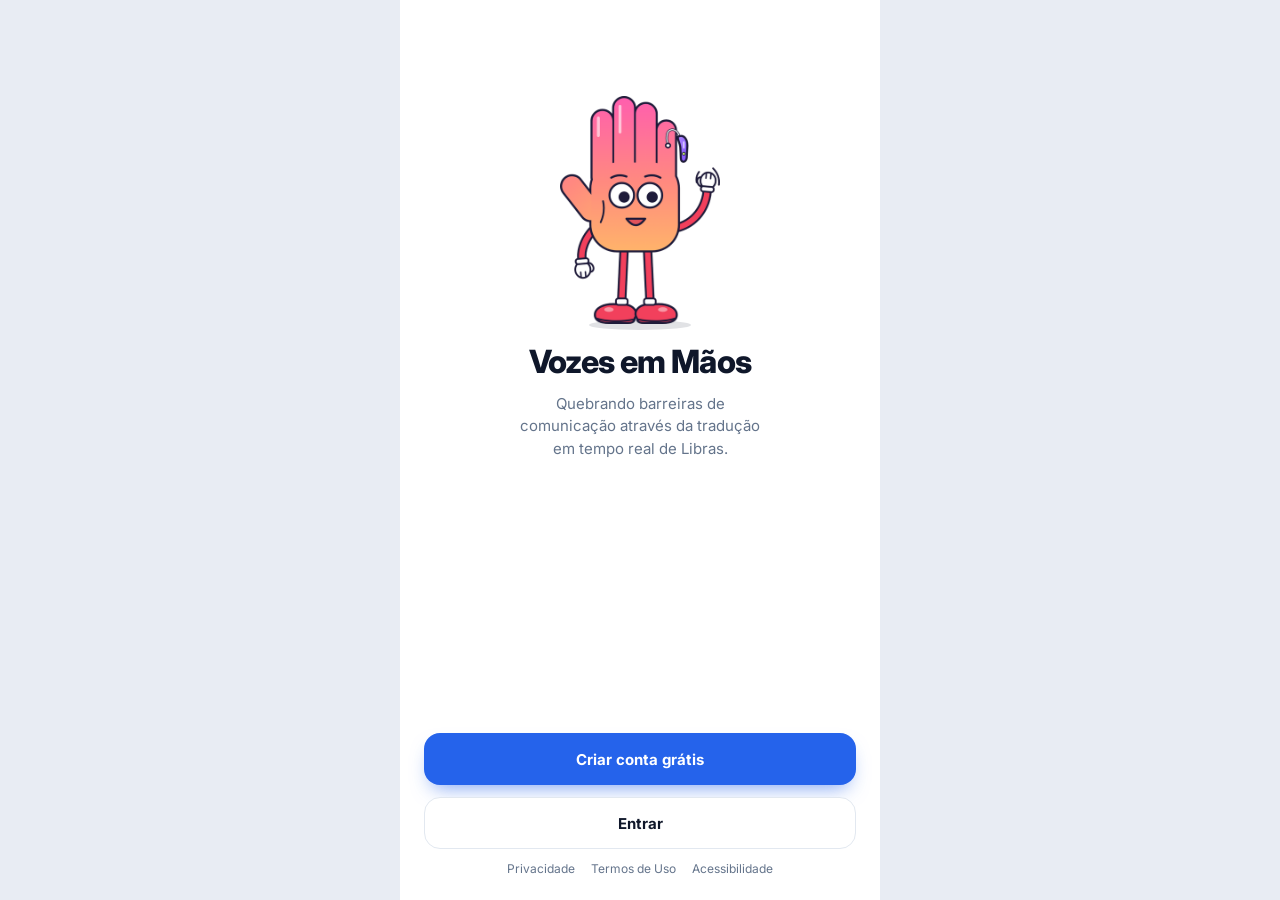
<file: frontend/index.html>
<!DOCTYPE html>
<html lang="pt-BR"><head><meta charset="utf-8"><meta name="viewport" content="width=device-width,initial-scale=1,viewport-fit=cover"><meta name="theme-color" content="#2563eb"><link rel="manifest" href="manifest.json"><meta name="mobile-web-app-capable" content="yes"><meta name="apple-mobile-web-app-capable" content="yes"><meta name="apple-mobile-web-app-title" content="Vozes em Mãos"><title>Vozes em Mãos — Boas-vindas</title><link rel="icon" type="image/png" href="img/icone-192.png"><link rel="apple-touch-icon" href="img/icone-apple.png">
<link rel="preconnect" href="https://fonts.googleapis.com"><link href="https://fonts.googleapis.com/css2?family=Inter:wght@400;500;600;700;800&display=swap" rel="stylesheet"><link rel="stylesheet" href="css/style.css"></head>
<body data-page="index">
<main class="app main welcome">
<div class="hero"><div class="mascote"><img src="img/mascote.png" width="360" height="512" alt="Mascote do Vozes em Mãos: uma mão sorridente, com aparelho auditivo, acenando"></div><h1>Vozes em Mãos</h1><p>Quebrando barreiras de comunicação através da tradução em tempo real de Libras.</p></div>
<div class="stack">
<a class="btn pri" href="login.html#criar">Criar conta grátis</a>
<a class="btn out" href="login.html">Entrar</a>
<nav class="foot"><a href="#" data-toast="Em breve">Privacidade</a><a href="#" data-toast="Em breve">Termos de Uso</a><a href="#" data-toast="Em breve">Acessibilidade</a></nav></div>
</main><div id="toast" role="status"></div><script src="js/dom.js"></script><script src="js/icons.js"></script><script src="js/storage.js"></script><script src="js/preferencias.js"></script><script src="js/api.js"></script><script src="js/session.js"></script><script src="js/history.js"></script><script src="js/nav.js"></script><script src="js/pages.js"></script><script src="js/app.js"></script></body></html>
</file>
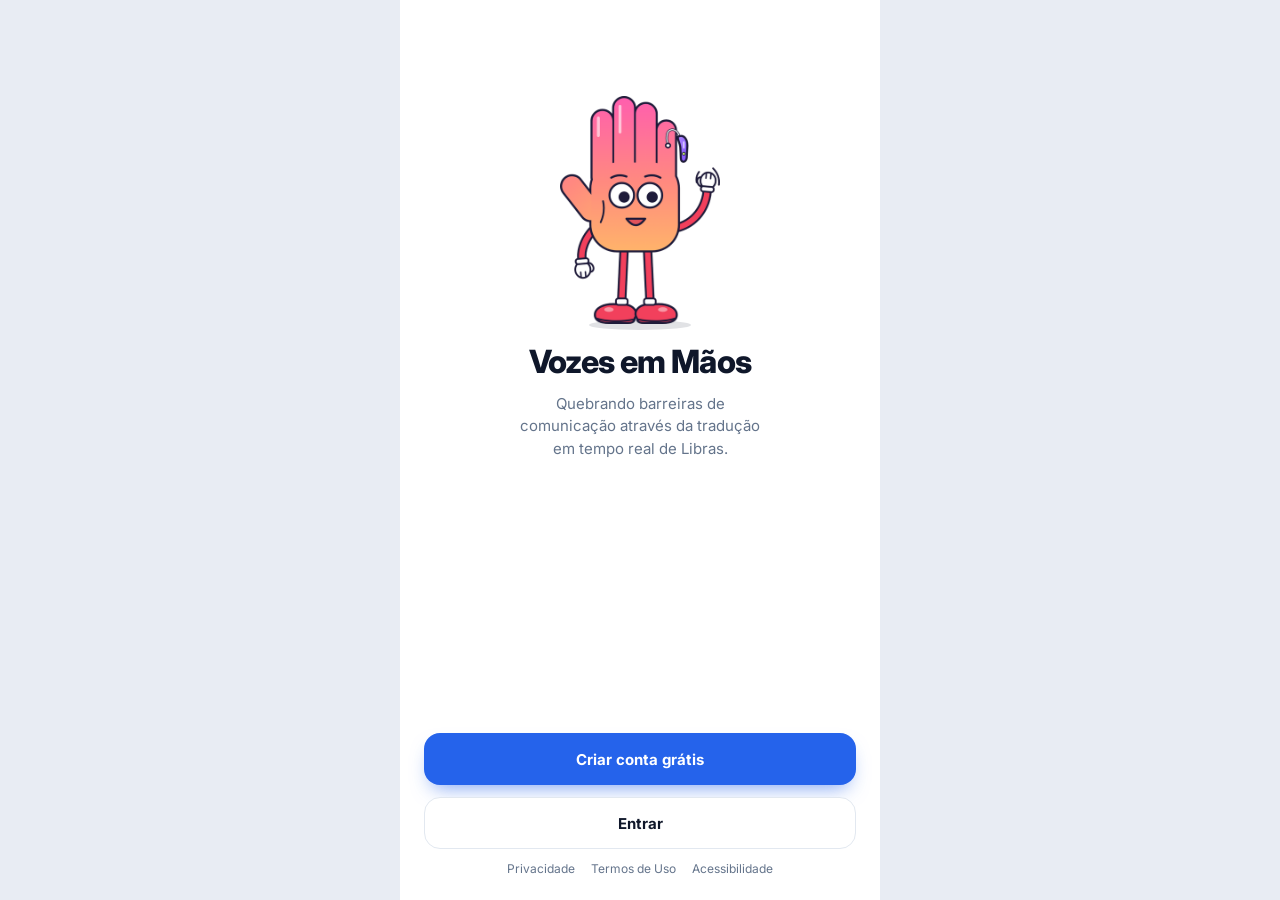
<file: frontend/comunidade.html>
<!DOCTYPE html>
<html lang="pt-BR"><head><meta charset="utf-8"><meta name="viewport" content="width=device-width,initial-scale=1,viewport-fit=cover"><meta name="theme-color" content="#2563eb"><link rel="manifest" href="manifest.json"><meta name="mobile-web-app-capable" content="yes"><meta name="apple-mobile-web-app-capable" content="yes"><meta name="apple-mobile-web-app-title" content="Vozes em Mãos"><title>Vozes em Mãos — Comunidade</title><link rel="icon" type="image/png" href="img/icone-192.png"><link rel="apple-touch-icon" href="img/icone-apple.png">
<link rel="preconnect" href="https://fonts.googleapis.com"><link href="https://fonts.googleapis.com/css2?family=Inter:wght@400;500;600;700;800&display=swap" rel="stylesheet"><link rel="stylesheet" href="css/style.css"><link rel="stylesheet" href="css/perfil.css"><link rel="stylesheet" href="css/comunidade.css"></head>
<body data-page="comunidade" data-auth>
<div class="app">

  <!-- ============ Lista / explorar ============ -->
  <main class="main" id="vLista">
    <div class="hd"><h2>Comunidades</h2><button type="button" class="cm-criar" id="btnNova"><i data-i="plus"></i>Criar</button></div>
    <label class="search"><i data-i="search"></i><input id="q" type="search" placeholder="Buscar comunidades..." aria-label="Buscar comunidades"></label>
    <div class="pills" id="pills">
      <button class="pill on" data-f="">Todas</button>
      <button class="pill" data-f="minhas">Minhas</button>
      <button class="pill" data-f="estudos">Estudos</button>
      <button class="pill" data-f="saude">Saúde</button>
      <button class="pill" data-f="trabalho">Trabalho</button>
      <button class="pill" data-f="cultura">Cultura</button>
      <button class="pill" data-f="familia">Família</button>
    </div>
    <div class="cm-lista" id="lista" aria-live="polite"></div>
  </main>

  <!-- ============ Detalhe de uma comunidade ============ -->
  <div class="cm-det" id="vDet" hidden>
    <header class="cm-hero" id="detHero">
      <button type="button" class="pf-round" id="detVoltar" aria-label="Voltar"><i data-i="back"></i></button>
    </header>
    <div class="cm-det-body">
      <section class="cm-info">
        <span class="cm-info-ic pf-com-ic" id="detIc"></span>
        <h2 id="detNome"></h2>
        <p class="cm-meta" id="detMeta"></p>
        <p class="cm-desc" id="detDesc"></p>
        <button type="button" class="pf-btn cm-entrar-grande" id="detEntrar"></button>
      </section>

      <div class="sec"><span>MURAL</span><span class="cm-sec-info" id="detQtd"></span></div>

      <form class="cm-composer" id="composer" hidden>
        <span class="ava cm-ava" data-ini></span>
        <div class="cm-composer-campo">
          <textarea id="inPost" rows="2" maxlength="1000" placeholder="Compartilhe uma dúvida, dica ou sinal..." aria-label="Escrever publicação"></textarea>
          <div class="cm-composer-pe"><small id="postCount">0/1000</small><button type="submit" class="pf-btn" id="btnPublicar" disabled>Publicar</button></div>
        </div>
      </form>
      <div class="cm-convite" id="convite" hidden>
        <b>Participe para publicar</b>
        <small>Entre na comunidade para escrever no mural e conversar com as pessoas.</small>
      </div>

      <div class="cm-posts" id="posts" aria-live="polite"></div>
    </div>
  </div>

  <nav class="tabs" id="nav"></nav>
</div>

<!-- ============ Criar comunidade ============ -->
<div class="pf-sheet" id="sheetNova" hidden>
  <div class="pf-backdrop" data-fechar></div>
  <form class="pf-panel" id="formNova" novalidate role="dialog" aria-modal="true" aria-labelledby="tNova">
    <div class="pf-grab"></div>
    <div class="pf-panel-head">
      <button type="button" class="pf-txtbtn" data-fechar>Cancelar</button>
      <h3 id="tNova" tabindex="-1">Nova comunidade</h3>
      <button type="submit" class="pf-txtbtn pf-strong" id="btnCriar">Criar</button>
    </div>

    <div class="cm-preview">
      <span class="pf-com-ic" id="prevIc"></span>
      <div><strong id="prevNome">Nome da comunidade</strong><small id="prevCat">Geral</small></div>
    </div>

    <label class="pf-field"><span>Nome</span><input id="inNomeCom" maxlength="60" required placeholder="Ex.: Libras para Enfermagem"><em class="pf-err" id="errNomeCom"></em></label>
    <label class="pf-field"><span>Descrição <small id="descCount">0/280</small></span><textarea id="inDescCom" rows="3" maxlength="280" placeholder="Sobre o que é o grupo?"></textarea></label>
    <label class="pf-field"><span>Categoria</span>
      <select id="inCatCom" class="cm-select">
        <option value="estudos">Estudos</option><option value="saude">Saúde</option><option value="trabalho">Trabalho</option>
        <option value="cultura">Cultura</option><option value="familia">Família</option><option value="geral" selected>Geral</option>
      </select>
    </label>
    <p class="pf-rotulo" id="lblIcone">Ícone</p>
    <div class="cm-escolha" id="escIcone" role="radiogroup" aria-labelledby="lblIcone"></div>
    <p class="pf-rotulo" id="lblCor">Cor</p>
    <div class="cm-escolha" id="escCor" role="radiogroup" aria-labelledby="lblCor"></div>
  </form>
</div>

<div id="toast" role="status"></div>
<script src="js/dom.js"></script><script src="js/icons.js"></script><script src="js/storage.js"></script><script src="js/preferencias.js"></script><script src="js/api.js"></script><script src="js/session.js"></script><script src="js/history.js"></script><script src="js/nav.js"></script><script src="js/comunidades.js"></script><script src="js/comunidade.js"></script><script src="js/pages.js"></script><script src="js/app.js"></script>
</body></html>
</file>
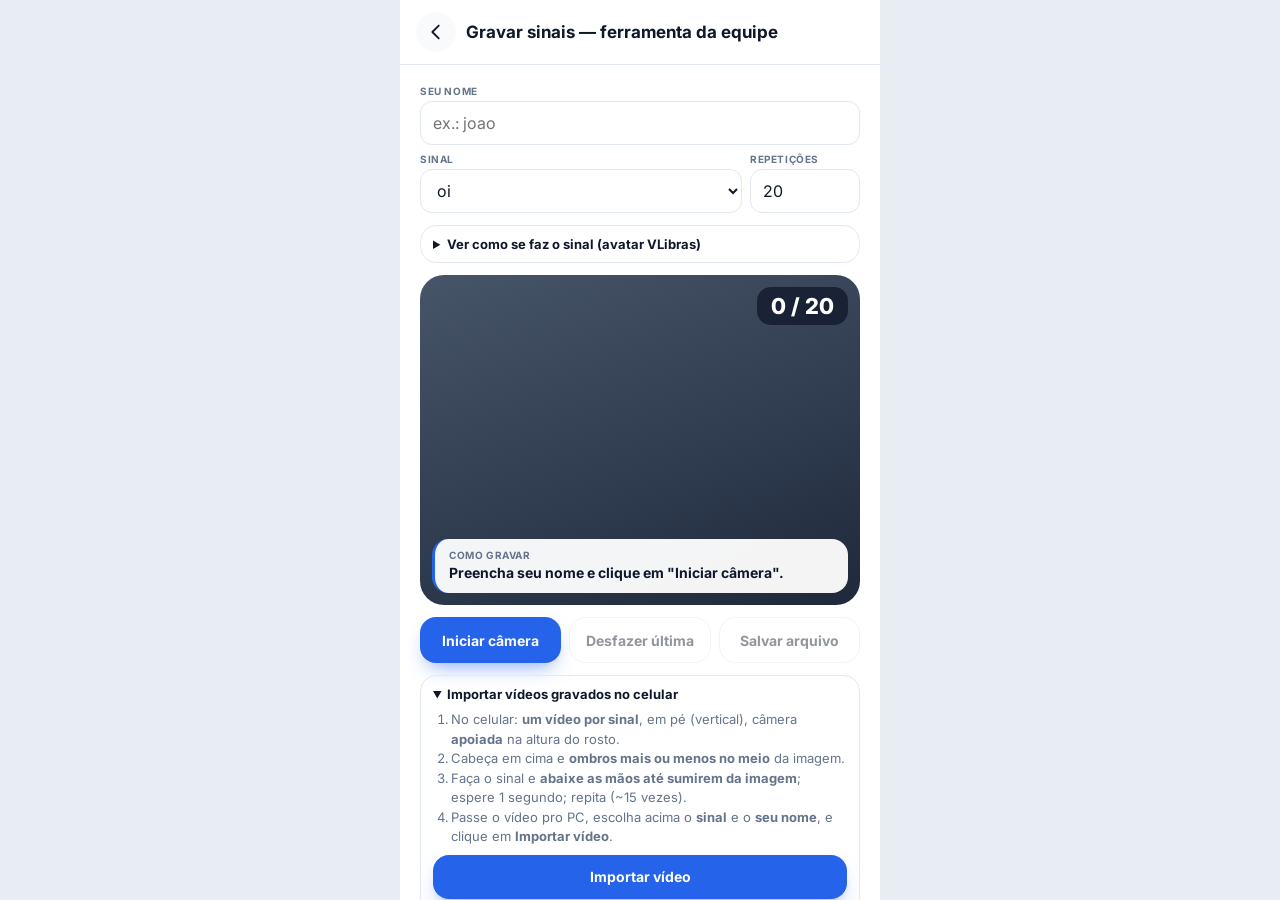
<file: frontend/gravar.html>
<!DOCTYPE html>
<!-- FERRAMENTA INTERNA da equipe: grava os dados de treino do reconhecimento.
     Não tem link no app de propósito — o usuário final usa o modelo já treinado.
     Acesse direto pelo endereço: .../frontend/gravar.html  (ver tools/README.md) -->
<html lang="pt-BR"><head><meta name="robots" content="noindex"><meta charset="utf-8"><meta name="viewport" content="width=device-width,initial-scale=1,viewport-fit=cover"><meta name="theme-color" content="#2563eb"><link rel="manifest" href="manifest.json"><meta name="mobile-web-app-capable" content="yes"><meta name="apple-mobile-web-app-capable" content="yes"><meta name="apple-mobile-web-app-title" content="Vozes em Mãos"><title>Vozes em Mãos — Gravar sinais (equipe)</title><link rel="icon" type="image/png" href="img/icone-192.png"><link rel="apple-touch-icon" href="img/icone-apple.png">
<link rel="preconnect" href="https://fonts.googleapis.com"><link href="https://fonts.googleapis.com/css2?family=Inter:wght@400;500;600;700;800&display=swap" rel="stylesheet"><link rel="stylesheet" href="css/style.css"></head>
<body data-page="gravar">
<div class="app" id="app"><header class="top"><a class="back" href="tradutor.html" aria-label="Voltar"><i data-i="back"></i></a><b>Gravar sinais — ferramenta da equipe</b></header>
<main class="main rec">
  <div class="rec-form">
    <label class="rec-field"><small>SEU NOME</small><input id="signer" placeholder="ex.: joao" autocomplete="off"></label>
    <label class="rec-field"><small>SINAL</small><select id="sign"></select></label>
    <label class="rec-field rec-reps"><small>REPETIÇÕES</small><input id="reps" type="number" min="5" max="60"></label>
  </div>

  <details class="rec-ref" id="refBox">
    <summary>Ver como se faz o sinal (avatar VLibras)</summary>
    <div class="rec-ref-stage" id="refStage"></div>
    <button type="button" class="btn out" id="refPlay">Mostrar o sinal</button>
    <p class="sm mute">Referência do VLibras, pra todo mundo gravar o mesmo sinal do mesmo jeito. Em caso de dúvida, confirmem com alguém fluente em Libras.</p>
  </details>

  <section class="card rec-cam">
    <video id="video" autoplay playsinline muted></video><canvas id="handOverlay" class="hand-overlay" hidden></canvas>
    <div class="rec-count" id="count">0 / 20</div><div class="rec-framing" id="framing" hidden></div>
    <div class="trans"><small>COMO GRAVAR</small><span id="status">Preencha seu nome e clique em "Iniciar câmera".</span></div>
  </section>

  <div class="rec-actions">
    <button type="button" class="btn pri" id="startCam">Iniciar câmera</button>
    <button type="button" class="btn out" id="undo" disabled>Desfazer última</button>
    <button type="button" class="btn out" id="save" disabled>Salvar arquivo</button>
  </div>

  <details class="rec-import" id="importBox" open>
    <summary>Importar vídeos gravados no celular</summary>
    <ol>
      <li>No celular: <b>um vídeo por sinal</b>, em pé (vertical), câmera <b>apoiada</b> na altura do rosto.</li>
      <li>Cabeça em cima e <b>ombros mais ou menos no meio</b> da imagem.</li>
      <li>Faça o sinal e <b>abaixe as mãos até sumirem da imagem</b>; espere 1 segundo; repita (~15 vezes).</li>
      <li>Passe o vídeo pro PC, escolha acima o <b>sinal</b> e o <b>seu nome</b>, e clique em <b>Importar vídeo</b>.</li>
    </ol>
    <label class="btn pri rec-file">Importar vídeo
      <input type="file" id="videoFiles" accept="video/*" multiple hidden></label>
    <p class="sm mute" id="importStatus">O vídeo passa pelo mesmo detector do app: as repetições são recortadas e conferidas sozinhas. Deixe esta aba aberta e visível enquanto processa.</p>
  </details>

  <details class="rec-help" open><summary>Dicas pra uma boa gravação</summary>
    <ul>
      <li>Cabeça, <b>ombros</b> e mãos precisam aparecer. Sente um pouco longe da câmera.</li>
      <li>Faça o sinal e depois <b>abaixe as mãos até sumirem da câmera</b>. Cada vez que elas somem, conta uma amostra.</li>
      <li>Varie um pouco: velocidade, distância, posição no quadro. Isso deixa o modelo mais esperto.</li>
      <li>Errou? Clique em "Desfazer última".</li>
      <li>Ao chegar no total, o arquivo é salvo sozinho em Downloads. Mande os arquivos pro João.</li>
    </ul>
  </details>
  <p class="sm mute" id="sessionSummary"></p>
</main></div>
<div id="toast" role="status"></div>
<script src="js/dom.js"></script><script src="js/icons.js"></script><script src="js/storage.js"></script><script src="js/preferencias.js"></script><script src="js/api.js"></script><script src="js/session.js"></script><script src="js/history.js"></script><script src="js/nav.js"></script><script src="js/sign-dictionary.js"></script><script src="js/recognizer.js"></script><script src="js/hand-tracking.js"></script><script src="js/recording-config.js"></script><script src="https://vlibras.gov.br/app/vlibras-plugin.js"></script><script src="js/vlibras.js"></script><script src="js/pages.js"></script><script src="js/gravar.js"></script><script src="js/app.js"></script></body></html>
</file>
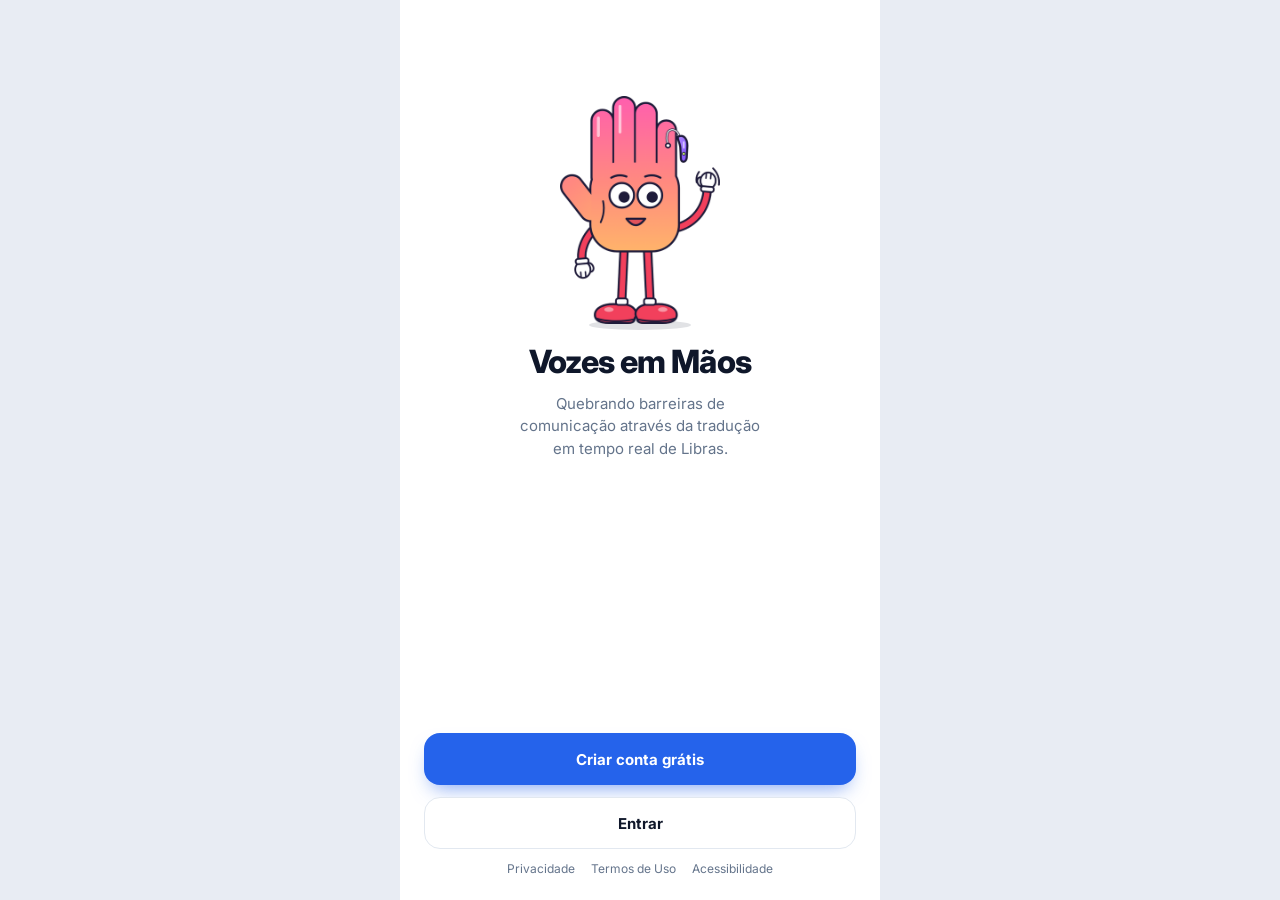
<file: frontend/historico.html>
<!DOCTYPE html>
<html lang="pt-BR"><head><meta charset="utf-8"><meta name="viewport" content="width=device-width,initial-scale=1,viewport-fit=cover"><meta name="theme-color" content="#2563eb"><link rel="manifest" href="manifest.json"><meta name="mobile-web-app-capable" content="yes"><meta name="apple-mobile-web-app-capable" content="yes"><meta name="apple-mobile-web-app-title" content="Vozes em Mãos"><title>Vozes em Mãos — Histórico</title><link rel="icon" type="image/png" href="img/icone-192.png"><link rel="apple-touch-icon" href="img/icone-apple.png">
<link rel="preconnect" href="https://fonts.googleapis.com"><link href="https://fonts.googleapis.com/css2?family=Inter:wght@400;500;600;700;800&display=swap" rel="stylesheet"><link rel="stylesheet" href="css/style.css"></head>
<body data-page="historico" data-auth>
<div class="app"><main class="main"><div class="hd"><h2>Histórico</h2><button id="trash" aria-label="Limpar histórico"><i data-i="trash"></i></button></div>
<label class="search"><i data-i="search"></i><input id="q" type="search" placeholder="Buscar traduções anteriores..."></label>
<div class="pills" id="pills"><button class="pill on" data-f="all">Todas</button><button class="pill" data-f="l">Libras → Texto</button><button class="pill" data-f="t">Texto → Libras</button><button class="pill" data-f="fav">Favoritas</button></div>
<div id="list" style="display:flex;flex-direction:column;gap:10px"></div></main><nav class="tabs" id="nav"></nav></div><div id="toast" role="status"></div><script src="js/dom.js"></script><script src="js/icons.js"></script><script src="js/storage.js"></script><script src="js/preferencias.js"></script><script src="js/api.js"></script><script src="js/session.js"></script><script src="js/history.js"></script><script src="js/nav.js"></script><script src="js/pages.js"></script><script src="js/app.js"></script></body></html>
</file>
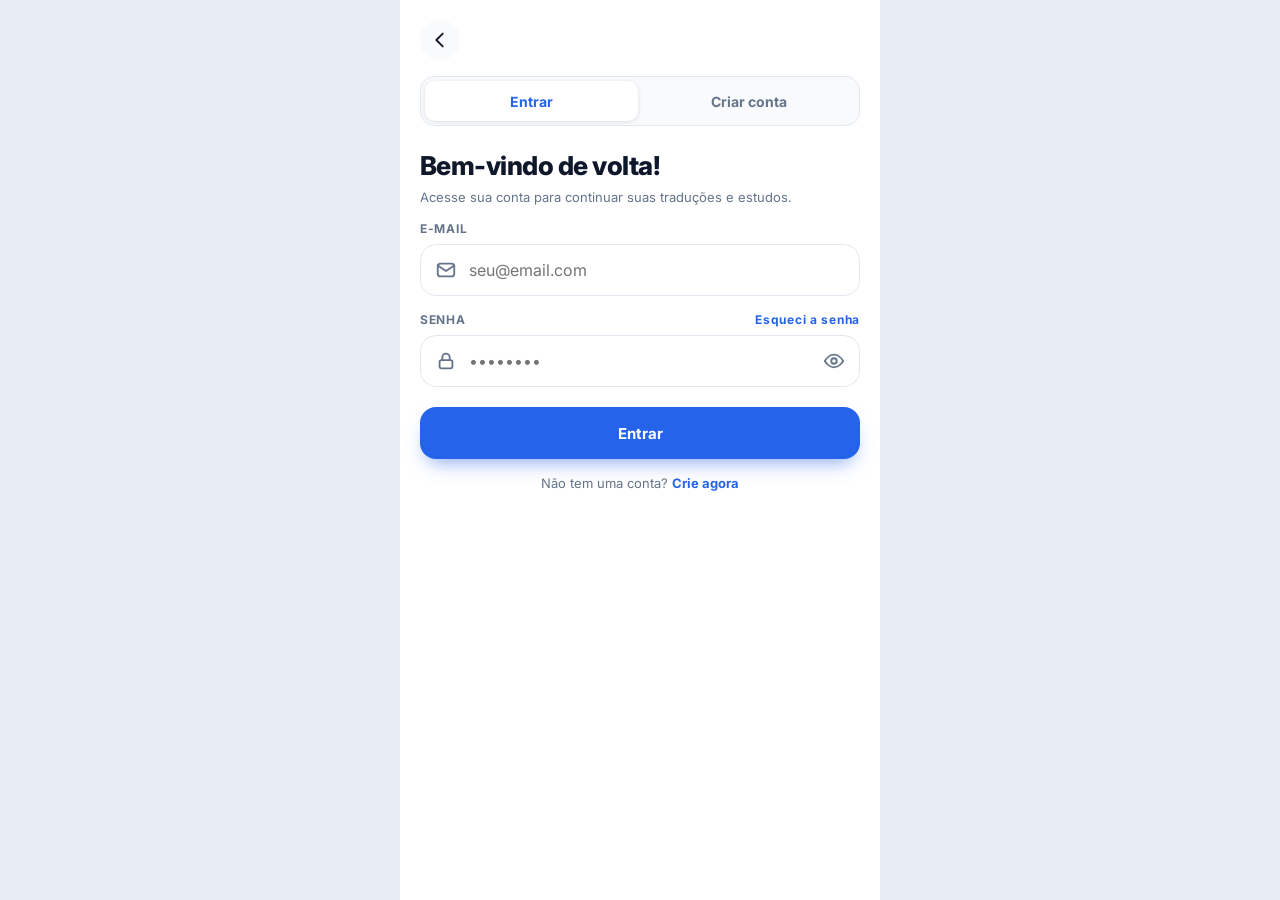
<file: frontend/login.html>
<!DOCTYPE html>
<html lang="pt-BR"><head><meta charset="utf-8"><meta name="viewport" content="width=device-width,initial-scale=1,viewport-fit=cover"><meta name="theme-color" content="#2563eb"><link rel="manifest" href="manifest.json"><meta name="mobile-web-app-capable" content="yes"><meta name="apple-mobile-web-app-capable" content="yes"><meta name="apple-mobile-web-app-title" content="Vozes em Mãos"><title>Vozes em Mãos — Entrar</title><link rel="icon" type="image/png" href="img/icone-192.png"><link rel="apple-touch-icon" href="img/icone-apple.png">
<link rel="preconnect" href="https://fonts.googleapis.com"><link href="https://fonts.googleapis.com/css2?family=Inter:wght@400;500;600;700;800&display=swap" rel="stylesheet"><link rel="stylesheet" href="css/style.css"><link rel="stylesheet" href="css/login.css"></head>
<body data-page="login">
<main class="app main form lg">
  <a class="back" href="index.html" aria-label="Voltar"><i data-i="back"></i></a>

  <div class="lg-abas" role="tablist" aria-label="Entrar ou criar conta">
    <button type="button" role="tab" id="abaEntrar" aria-controls="fEntrar" aria-selected="true">Entrar</button>
    <button type="button" role="tab" id="abaCriar" aria-controls="fCriar" aria-selected="false">Criar conta</button>
  </div>

  <!-- ============ Entrar ============ -->
  <form id="fEntrar" role="tabpanel" aria-labelledby="abaEntrar" novalidate>
    <h2>Bem-vindo de volta!</h2>
    <p class="mute sm">Acesse sua conta para continuar suas traduções e estudos.</p>

    <label class="lbl" for="em">E-MAIL</label>
    <div class="inp"><i data-i="mail"></i><input id="em" name="email" type="email" placeholder="seu@email.com" autocomplete="username" inputmode="email" autocapitalize="off" spellcheck="false" required></div>

    <div class="lbl"><label for="pw">SENHA</label><a class="link" href="#esqueci" id="esqueci" data-ir="esqueci">Esqueci a senha</a></div>
    <div class="inp"><i data-i="lock"></i><input id="pw" name="password" type="password" placeholder="••••••••" autocomplete="current-password" required><button type="button" class="lg-olho" data-olho="pw" aria-label="Mostrar senha"><i data-i="eye"></i></button></div>

    <p class="err" id="errEntrar" role="alert"></p>
    <button class="btn pri" type="submit" id="btnEntrar">Entrar</button>
    <p class="sm mute c lg-troca">Não tem uma conta? <a class="link" href="#criar" data-ir="criar">Crie agora</a></p>
  </form>

  <!-- ============ Esqueci a senha ============ -->
  <form id="fEsqueci" aria-labelledby="tEsqueci" novalidate hidden>
    <h2 id="tEsqueci">Esqueceu a senha?</h2>
    <p class="mute sm">Digite o e-mail da sua conta. Vamos enviar um link para você criar uma senha nova.</p>

    <label class="lbl" for="eEm">E-MAIL</label>
    <div class="inp"><i data-i="mail"></i><input id="eEm" name="email" type="email" placeholder="seu@email.com" autocomplete="username" inputmode="email" autocapitalize="off" spellcheck="false" required></div>

    <p class="err" id="errEsqueci" role="alert"></p>
    <p class="lg-ok" id="okEsqueci" role="status" hidden></p>
    <button class="btn pri" type="submit" id="btnEsqueci">Enviar link</button>
    <p class="sm mute c lg-troca">Lembrou a senha? <a class="link" href="#entrar" data-ir="entrar">Voltar para Entrar</a></p>
  </form>

  <!-- ============ Criar conta ============ -->
  <form id="fCriar" role="tabpanel" aria-labelledby="abaCriar" novalidate hidden>
    <h2>Crie sua conta</h2>
    <p class="mute sm">Leva menos de um minuto. Seu histórico, comunidades e foto ficam salvos na conta.</p>

    <label class="lbl" for="cNome">NOME</label>
    <div class="inp"><i data-i="user"></i><input id="cNome" type="text" placeholder="Como você quer ser chamado" autocomplete="name" maxlength="60" required></div>

    <label class="lbl" for="cEm">E-MAIL</label>
    <div class="inp"><i data-i="mail"></i><input id="cEm" name="email" type="email" placeholder="seu@email.com" autocomplete="username" inputmode="email" autocapitalize="off" spellcheck="false" required></div>

    <label class="lbl" for="cPw">SENHA</label>
    <div class="inp"><i data-i="lock"></i><input id="cPw" name="new-password" type="password" placeholder="Mínimo de 6 caracteres" autocomplete="new-password" minlength="6" required aria-describedby="forca"><button type="button" class="lg-olho" data-olho="cPw" aria-label="Mostrar senha"><i data-i="eye"></i></button></div>
    <div class="lg-forca" id="forca" aria-live="polite"><span></span><span></span><span></span><small></small></div>

    <label class="lbl" for="cPw2">CONFIRMAR SENHA</label>
    <div class="inp"><i data-i="lock"></i><input id="cPw2" name="confirm-password" type="password" placeholder="Repita a senha" autocomplete="new-password" required><button type="button" class="lg-olho" data-olho="cPw2" aria-label="Mostrar senha"><i data-i="eye"></i></button></div>

    <p class="err" id="errCriar" role="alert"></p>
    <button class="btn pri" type="submit" id="btnCriar">Criar conta</button>
    <p class="sm mute c lg-troca">Já tem uma conta? <a class="link" href="#entrar" data-ir="entrar">Entrar</a></p>
  </form>

</main>
<div id="toast" role="status"></div><script src="js/dom.js"></script><script src="js/icons.js"></script><script src="js/storage.js"></script><script src="js/preferencias.js"></script><script src="js/api.js"></script><script src="js/session.js"></script><script src="js/history.js"></script><script src="js/nav.js"></script><script src="js/pages.js"></script><script src="js/app.js"></script></body></html>
</file>
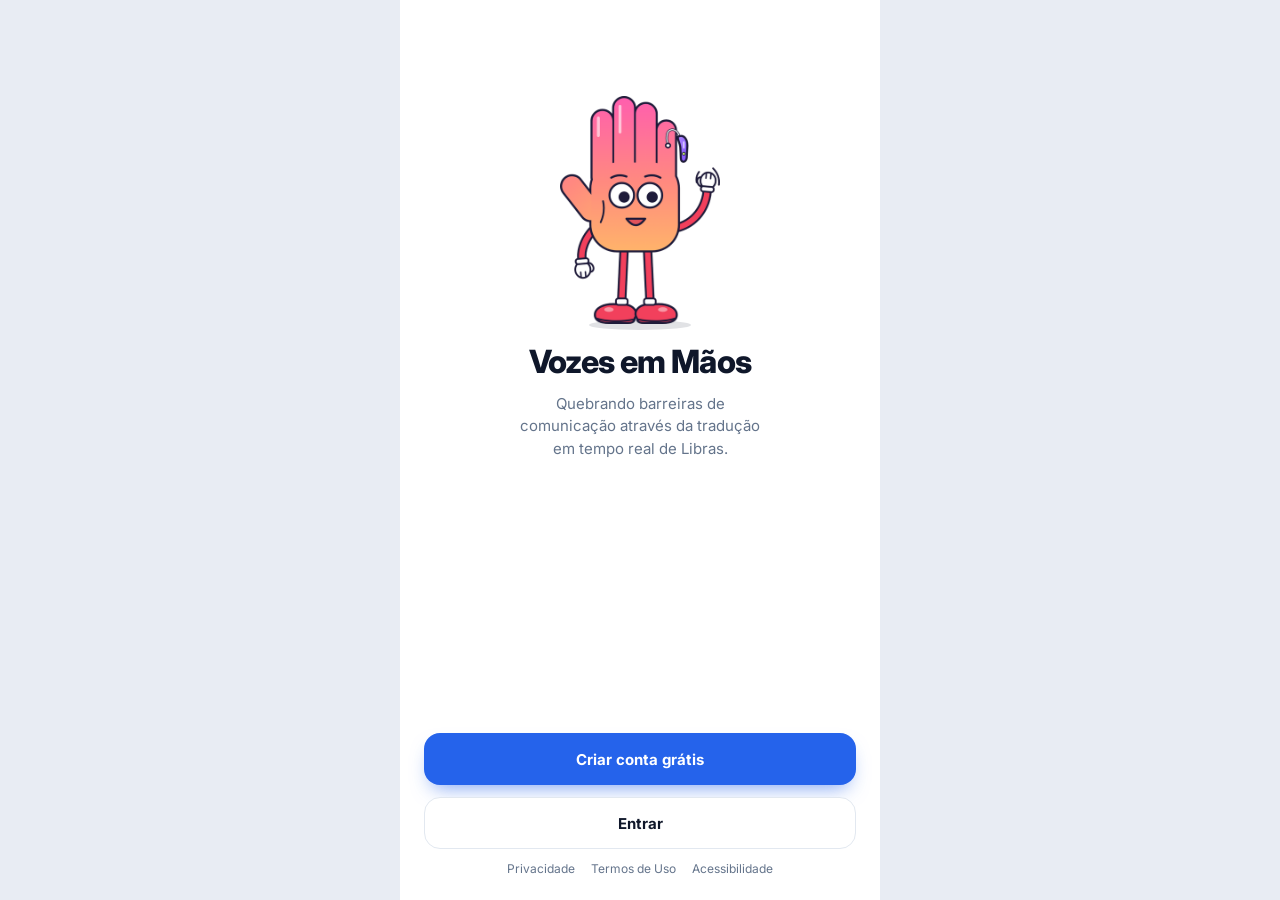
<file: frontend/perfil.html>
<!DOCTYPE html>
<html lang="pt-BR"><head><meta charset="utf-8"><meta name="viewport" content="width=device-width,initial-scale=1,viewport-fit=cover"><meta name="theme-color" content="#2563eb"><link rel="manifest" href="manifest.json"><meta name="mobile-web-app-capable" content="yes"><meta name="apple-mobile-web-app-capable" content="yes"><meta name="apple-mobile-web-app-title" content="Vozes em Mãos"><title>Vozes em Mãos — Perfil</title><link rel="icon" type="image/png" href="img/icone-192.png"><link rel="apple-touch-icon" href="img/icone-apple.png">
<link rel="preconnect" href="https://fonts.googleapis.com"><link href="https://fonts.googleapis.com/css2?family=Inter:wght@400;500;600;700;800&display=swap" rel="stylesheet"><link rel="stylesheet" href="css/style.css"><link rel="stylesheet" href="css/perfil.css"></head>
<body data-page="perfil" data-auth>
<div class="app">
  <!-- Cabeçalho e conteúdo rolam juntos: assim o cartão pode subir sobre o azul sem ser cortado -->
  <div class="pf-scroll">
    <header class="pf-hero">
      <a class="pf-round" href="tradutor.html" aria-label="Voltar"><i data-i="back"></i></a>
      <button class="pf-round" id="btnEditar" type="button" aria-label="Editar perfil"><i data-i="edit"></i></button>
    </header>

    <div class="pf-body">
      <section class="pf-card">
        <div class="pf-ava-wrap">
          <button class="pf-ava" id="avaBtn" type="button" aria-label="Adicionar foto de perfil">
            <img id="avaImg" alt="" hidden>
            <span class="pf-ini" id="avaIni"></span>
          </button>
          <button class="pf-cam" id="camBtn" type="button" aria-label="Escolher foto"><i data-i="camera"></i></button>
        </div>
        <h2 id="nm">&nbsp;</h2>
        <p class="pf-handle" id="hd">&nbsp;</p>
        <p class="pf-bio" id="bio" hidden></p>
        <div class="stats">
          <div><b id="stTrad">0</b><span>TRADUÇÕES</span></div>
        </div>
      </section>

      <div class="sec"><span>MINHAS COMUNIDADES</span><button class="link pf-link" id="verTodas" type="button">Ver todas</button></div>
      <div class="pf-com" id="comLista"></div>

      <div class="sec"><span>CONFIGURAÇÕES</span></div>
      <button class="set" type="button" data-abrir="sheetConta"><span class="ic-b"><i data-i="user"></i></span><span>Dados da Conta<small>E-mail, senha, segurança</small></span><i data-i="chev"></i></button>
      <button class="set" type="button" data-abrir="sheetNotif"><span class="ic-b"><i data-i="bell"></i></span><span>Notificações<small>Som, alertas, lembretes</small></span><i data-i="chev"></i></button>
      <button class="set" type="button" data-abrir="sheetAcess"><span class="ic-b"><i data-i="access"></i></span><span>Acessibilidade<small>Contraste, texto, voz</small></span><i data-i="chev"></i></button>
      <button class="exit" id="exit" type="button"><i data-i="logout"></i>Sair da Conta</button>
    </div>
  </div>
  <nav class="tabs" id="nav"></nav>
</div>

<!-- ============ Editar perfil ============ -->
<div class="pf-sheet" id="sheetEditar" hidden>
  <div class="pf-backdrop" data-fechar></div>
  <form class="pf-panel" id="formEditar" novalidate role="dialog" aria-modal="true" aria-labelledby="tEditar">
    <div class="pf-grab"></div>
    <div class="pf-panel-head">
      <button type="button" class="pf-txtbtn" data-fechar>Cancelar</button>
      <h3 id="tEditar">Editar perfil</h3>
      <button type="submit" class="pf-txtbtn pf-strong" id="btnSalvarPerfil">Salvar</button>
    </div>
    <div class="pf-foto-row">
      <div class="pf-ava pf-ava-sm"><img id="prevImg" alt="" hidden><span class="pf-ini" id="prevIni"></span></div>
      <div class="pf-foto-acoes">
        <button type="button" class="pf-btn" id="btnEscolherFoto">Escolher foto</button>
        <button type="button" class="pf-btn pf-btn-ghost" id="btnRemoverFoto">Remover</button>
      </div>
    </div>
    <label class="pf-field">
      <span>Nome</span>
      <input id="inNome" maxlength="40" autocomplete="name" required>
      <em class="pf-err" id="errNome"></em>
    </label>
    <label class="pf-field">
      <span>Nome de usuário</span>
      <div class="pf-at"><b>@</b><input id="inUser" maxlength="20" autocapitalize="off" autocomplete="username" spellcheck="false" required></div>
      <em class="pf-err" id="errUser"></em>
    </label>
    <label class="pf-field">
      <span>Sobre você <small id="bioCount">0/120</small></span>
      <textarea id="inBio" maxlength="120" rows="3" placeholder="Ex.: Estudante de Pedagogia aprendendo Libras"></textarea>
    </label>
  </form>
</div>

<!-- ============ Todas as comunidades ============ -->
<div class="pf-sheet" id="sheetCom" hidden>
  <div class="pf-backdrop" data-fechar></div>
  <div class="pf-panel" role="dialog" aria-modal="true" aria-labelledby="tCom">
    <div class="pf-grab"></div>
    <div class="pf-panel-head"><span></span><h3 id="tCom">Minhas comunidades</h3><button type="button" class="pf-txtbtn" data-fechar>Fechar</button></div>
    <ul class="pf-com-todas" id="comTodas"></ul>
  </div>
</div>

<!-- ============ Dados da Conta ============ -->
<div class="pf-sheet" id="sheetConta" hidden>
  <div class="pf-backdrop" data-fechar></div>
  <div class="pf-panel" role="dialog" aria-modal="true" aria-labelledby="tConta">
    <div class="pf-grab"></div>
    <div class="pf-panel-head"><span></span><h3 id="tConta">Dados da Conta</h3><button type="button" class="pf-txtbtn" data-fechar>Fechar</button></div>

    <h4 class="pf-grupo">Conta</h4>
    <div class="pf-lista">
      <div class="pf-linha"><span>Nome</span><b id="contaNome"></b></div>
      <div class="pf-linha"><span>Usuário</span><b id="contaUser"></b></div>
      <div class="pf-linha"><span>E-mail</span><b id="contaEmail"></b></div>
      <div class="pf-linha"><span>Forma de entrar</span><b id="contaProvider"></b></div>
    </div>
    <button type="button" class="pf-btn pf-btn-sec pf-full" id="contaEditar">Editar nome e usuário</button>

    <h4 class="pf-grupo">Senha</h4>
    <p class="pf-nota" id="senhaSocial" hidden></p>
    <form id="formSenha" novalidate>
      <label class="pf-field"><span>Senha atual</span><input type="password" id="inSenhaAtual" autocomplete="current-password" required></label>
      <label class="pf-field"><span>Nova senha</span><input type="password" id="inSenhaNova" autocomplete="new-password" minlength="6" required></label>
      <label class="pf-field"><span>Confirmar nova senha</span><input type="password" id="inSenhaConf" autocomplete="new-password" minlength="6" required></label>
      <label class="pf-check"><input type="checkbox" id="mostrarSenhas"> Mostrar senhas</label>
      <em class="pf-err" id="errSenha"></em>
      <button type="submit" class="pf-btn pf-full" id="btnSenha">Alterar senha</button>
    </form>

    <h4 class="pf-grupo">Segurança</h4>
    <div class="pf-lista">
      <button type="button" class="pf-linha pf-linha-btn" id="limparAparelho"><span>Apagar dados salvos neste aparelho<small>Bio e preferências</small></span></button>
      <button type="button" class="pf-linha pf-linha-btn pf-perigo" id="contaSair"><span>Sair da conta neste aparelho</span></button>
    </div>
  </div>
</div>

<!-- ============ Notificações ============ -->
<div class="pf-sheet" id="sheetNotif" hidden>
  <div class="pf-backdrop" data-fechar></div>
  <div class="pf-panel" role="dialog" aria-modal="true" aria-labelledby="tNotif">
    <div class="pf-grab"></div>
    <div class="pf-panel-head"><span></span><h3 id="tNotif">Notificações</h3><button type="button" class="pf-txtbtn" data-fechar>Fechar</button></div>

    <div class="pf-status" id="notifStatus">
      <div><b id="notifStatusTxt">Notificações do navegador</b><small id="notifStatusSub"></small></div>
      <button type="button" class="pf-btn" id="notifPermitir">Permitir</button>
    </div>

    <h4 class="pf-grupo">Ao reconhecer um sinal</h4>
    <div class="pf-lista">
      <label class="pf-toggle"><span><b>Som de aviso</b><small>Toca um bip curto no Tradutor</small></span><input type="checkbox" role="switch" data-pref="somSinal"><i></i></label>
      <label class="pf-toggle"><span><b>Vibrar</b><small>No celular, vibra rapidamente</small></span><input type="checkbox" role="switch" data-pref="vibrarSinal"><i></i></label>
    </div>
    <button type="button" class="pf-btn pf-btn-sec pf-full" id="testarAviso">Testar som e vibração</button>

    <h4 class="pf-grupo">Lembretes</h4>
    <div class="pf-lista">
      <label class="pf-toggle"><span><b>Lembrete diário para praticar</b><small>Uma notificação por dia no horário escolhido</small></span><input type="checkbox" role="switch" data-pref="lembrete" id="tgLembrete"><i></i></label>
      <label class="pf-linha"><span>Horário</span><input type="time" id="inLembreteHora" class="pf-time"></label>
    </div>
    <p class="pf-nota">O lembrete aparece enquanto o Vozes em Mãos estiver aberto em alguma aba do navegador.</p>
  </div>
</div>

<!-- ============ Acessibilidade ============ -->
<div class="pf-sheet" id="sheetAcess" hidden>
  <div class="pf-backdrop" data-fechar></div>
  <div class="pf-panel" role="dialog" aria-modal="true" aria-labelledby="tAcess">
    <div class="pf-grab"></div>
    <div class="pf-panel-head"><span></span><h3 id="tAcess">Acessibilidade</h3><button type="button" class="pf-txtbtn" data-fechar>Fechar</button></div>

    <h4 class="pf-grupo">Visual</h4>
    <div class="pf-lista">
      <label class="pf-toggle"><span><b>Alto contraste</b><small>Textos e bordas mais fortes</small></span><input type="checkbox" role="switch" data-pref="altoContraste"><i></i></label>
      <label class="pf-toggle"><span><b>Reduzir animações</b><small>Menos movimento na tela</small></span><input type="checkbox" role="switch" data-pref="reduzirAnimacoes"><i></i></label>
    </div>
    <p class="pf-rotulo" id="lblTexto">Tamanho do texto</p>
    <div class="pf-seg" role="radiogroup" aria-labelledby="lblTexto" data-pref-seg="tamanhoTexto">
      <button type="button" role="radio" data-v="normal">Normal</button>
      <button type="button" role="radio" data-v="grande">Grande</button>
      <button type="button" role="radio" data-v="maior">Maior</button>
    </div>

    <h4 class="pf-grupo">Voz</h4>
    <div class="pf-lista">
      <label class="pf-toggle"><span><b>Falar sinais reconhecidos</b><small>Lê em voz alta a palavra sinalizada no Tradutor</small></span><input type="checkbox" role="switch" data-pref="falarSinais"><i></i></label>
    </div>
    <p class="pf-rotulo" id="lblVoz">Velocidade da voz</p>
    <div class="pf-seg" role="radiogroup" aria-labelledby="lblVoz" data-pref-seg="velocidadeVoz">
      <button type="button" role="radio" data-v="0.8">Devagar</button>
      <button type="button" role="radio" data-v="1">Normal</button>
      <button type="button" role="radio" data-v="1.25">Rápida</button>
    </div>
    <button type="button" class="pf-btn pf-btn-sec pf-full" id="ouvirVoz">Ouvir exemplo</button>
  </div>
</div>

<input type="file" id="fotoInput" accept="image/*" hidden>
<div id="toast" role="status"></div>
<script src="js/dom.js"></script><script src="js/icons.js"></script><script src="js/storage.js"></script><script src="js/preferencias.js"></script><script src="js/api.js"></script><script src="js/session.js"></script><script src="js/history.js"></script><script src="js/speech.js"></script><script src="js/nav.js"></script><script src="js/comunidades.js"></script><script src="js/perfil.js"></script><script src="js/pages.js"></script><script src="js/app.js"></script>
</body></html>
</file>
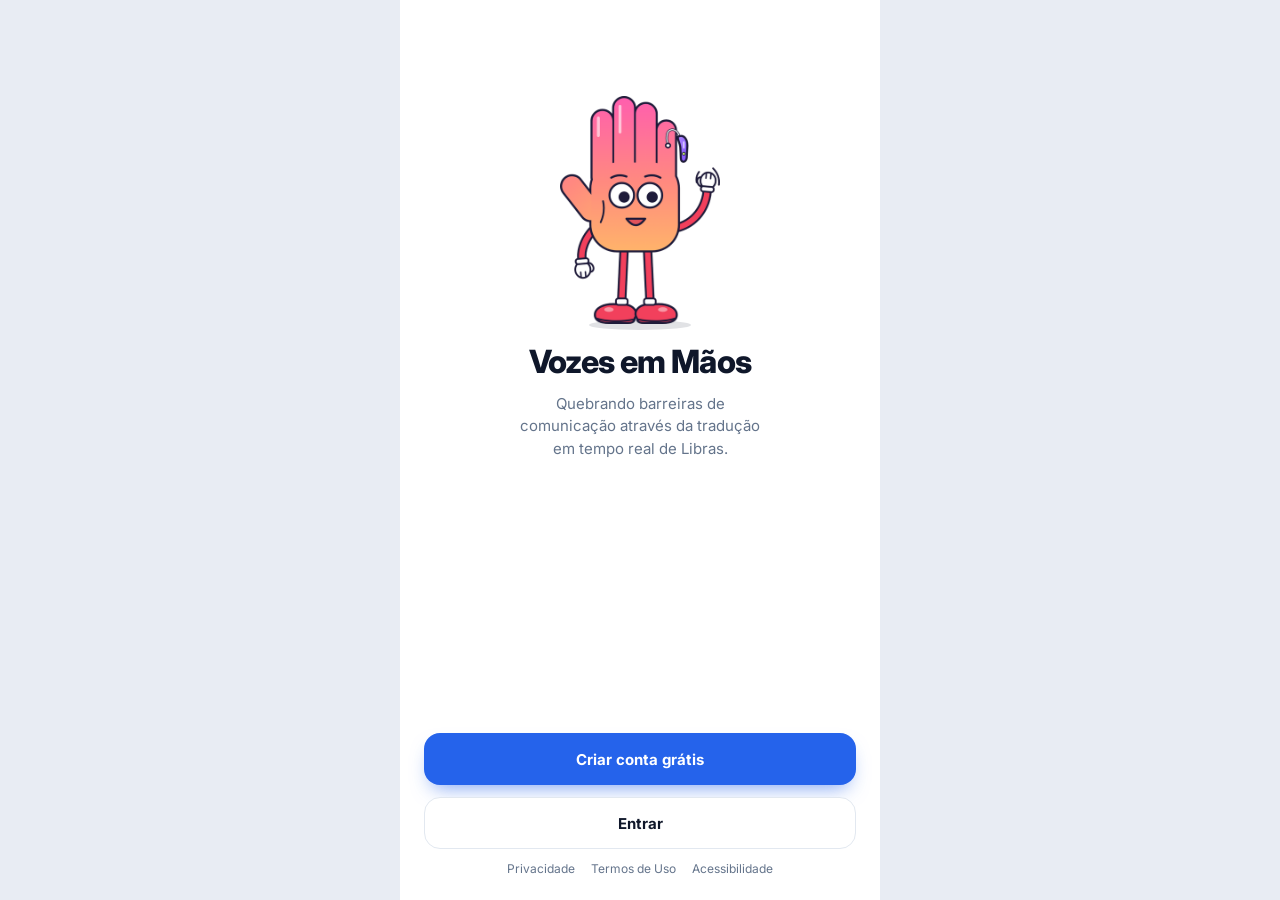
<file: frontend/permissao.html>
<!DOCTYPE html>
<html lang="pt-BR"><head><meta charset="utf-8"><meta name="viewport" content="width=device-width,initial-scale=1,viewport-fit=cover"><meta name="theme-color" content="#2563eb"><link rel="manifest" href="manifest.json"><meta name="mobile-web-app-capable" content="yes"><meta name="apple-mobile-web-app-capable" content="yes"><meta name="apple-mobile-web-app-title" content="Vozes em Mãos"><title>Vozes em Mãos — Câmera</title><link rel="icon" type="image/png" href="img/icone-192.png"><link rel="apple-touch-icon" href="img/icone-apple.png">
<link rel="preconnect" href="https://fonts.googleapis.com"><link href="https://fonts.googleapis.com/css2?family=Inter:wght@400;500;600;700;800&display=swap" rel="stylesheet"><link rel="stylesheet" href="css/style.css"></head>
<body data-page="permissao" data-auth>
<main class="app main perm"><div class="steps"><i></i><i></i><i></i></div>
<div class="camc"><i data-i="camera"></i><b><i data-i="help" style="width:16px;height:16px"></i></b></div>
<h2>Precisamos ver seus sinais</h2>
<p>Para traduzir Libras em tempo real, o Vozes em Mãos precisa de acesso à sua câmera. Seus dados de vídeo são processados localmente e nunca são armazenados sem sua permissão.</p>
<div class="dlg"><div class="row"><div class="logo s"><img src="img/icone-64.png" alt=""></div><div><b>Permitir acesso à câmera?</b>O aplicativo usará a câmera para reconhecer os sinais de Libras.</div></div>
<div class="btns"><button class="btn out" id="deny">Negar</button><button class="btn pri" id="allow">Permitir</button></div></div>
<a class="skip" href="tradutor.html" id="skip">PULAR POR ENQUANTO</a></main><div id="toast" role="status"></div><script src="js/dom.js"></script><script src="js/icons.js"></script><script src="js/storage.js"></script><script src="js/preferencias.js"></script><script src="js/api.js"></script><script src="js/session.js"></script><script src="js/history.js"></script><script src="js/nav.js"></script><script src="js/pages.js"></script><script src="js/app.js"></script></body></html>
</file>
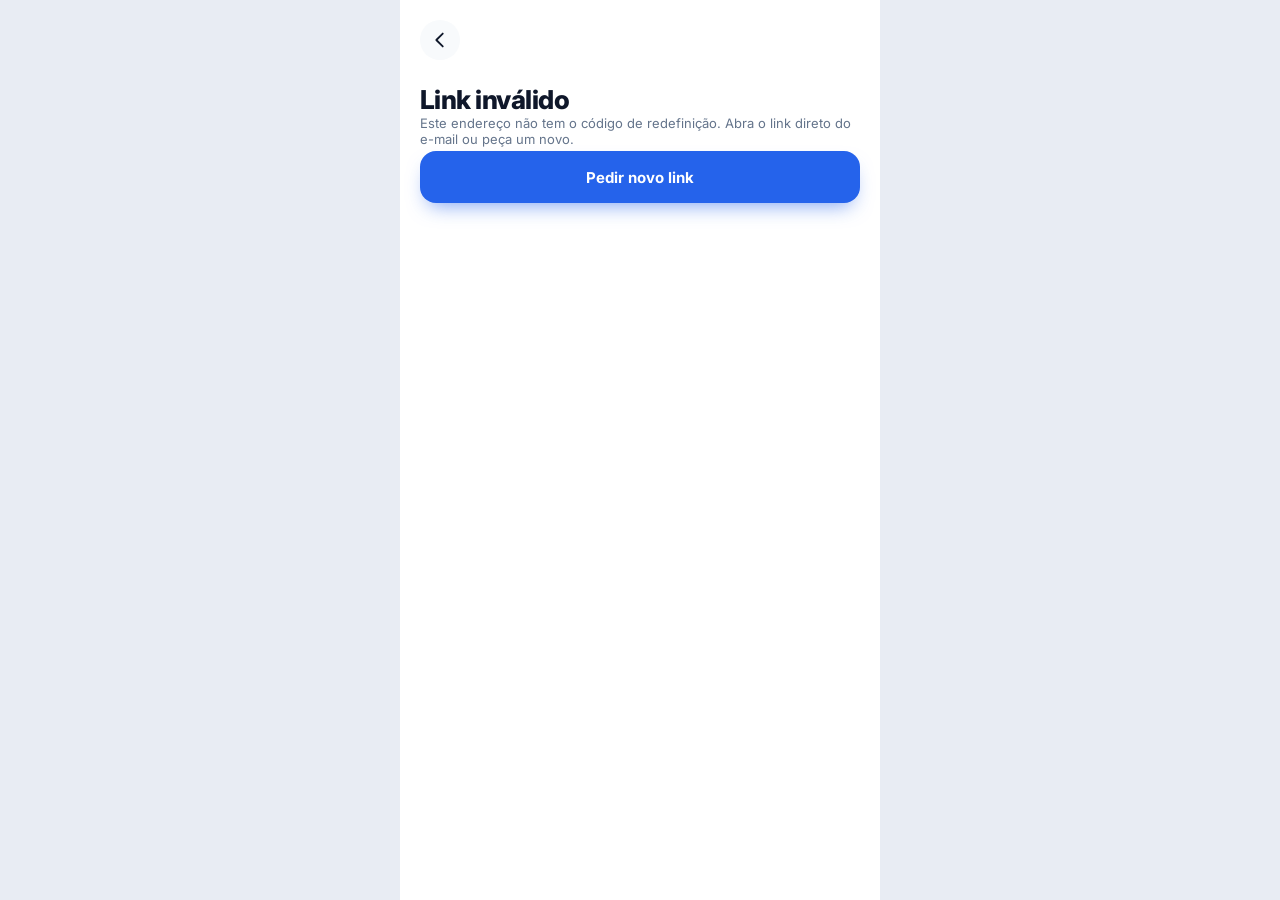
<file: frontend/redefinir-senha.html>
<!DOCTYPE html>
<html lang="pt-BR"><head><meta charset="utf-8"><meta name="viewport" content="width=device-width,initial-scale=1,viewport-fit=cover"><meta name="theme-color" content="#2563eb"><meta name="referrer" content="no-referrer"><link rel="manifest" href="manifest.json"><meta name="mobile-web-app-capable" content="yes"><meta name="apple-mobile-web-app-capable" content="yes"><meta name="apple-mobile-web-app-title" content="Vozes em Mãos"><title>Vozes em Mãos — Nova senha</title><link rel="icon" type="image/png" href="img/icone-192.png"><link rel="apple-touch-icon" href="img/icone-apple.png">
<link rel="preconnect" href="https://fonts.googleapis.com"><link href="https://fonts.googleapis.com/css2?family=Inter:wght@400;500;600;700;800&display=swap" rel="stylesheet"><link rel="stylesheet" href="css/style.css"><link rel="stylesheet" href="css/login.css"></head>
<body data-page="redefinir">
<main class="app main form lg">
  <a class="back" href="login.html" aria-label="Voltar"><i data-i="back"></i></a>

  <!-- Aberta pelo link do e-mail de "Esqueci a senha" (o token vem depois do #) -->
  <form id="fRedefinir" novalidate>
    <h2>Crie uma nova senha</h2>
    <p class="mute sm">Escolha uma senha que você não usa em outros sites. Depois de salvar, você já entra no app.</p>

    <label class="lbl" for="rPw">NOVA SENHA</label>
    <div class="inp"><i data-i="lock"></i><input id="rPw" name="new-password" type="password" placeholder="Mínimo de 6 caracteres" autocomplete="new-password" minlength="6" required><button type="button" class="lg-olho" data-olho="rPw" aria-label="Mostrar senha"><i data-i="eye"></i></button></div>

    <label class="lbl" for="rPw2">CONFIRMAR NOVA SENHA</label>
    <div class="inp"><i data-i="lock"></i><input id="rPw2" name="confirm-password" type="password" placeholder="Repita a senha" autocomplete="new-password" required><button type="button" class="lg-olho" data-olho="rPw2" aria-label="Mostrar senha"><i data-i="eye"></i></button></div>

    <p class="err" id="errRedefinir" role="alert"></p>
    <button class="btn pri" type="submit" id="btnRedefinir">Salvar nova senha</button>
  </form>

  <div id="semToken" hidden>
    <h2>Link inválido</h2>
    <p class="mute sm">Este endereço não tem o código de redefinição. Abra o link direto do e-mail ou peça um novo.</p>
    <a class="btn pri" href="login.html#esqueci">Pedir novo link</a>
  </div>
</main>
<div id="toast" role="status"></div><script src="js/dom.js"></script><script src="js/icons.js"></script><script src="js/storage.js"></script><script src="js/preferencias.js"></script><script src="js/api.js"></script><script src="js/session.js"></script><script src="js/history.js"></script><script src="js/nav.js"></script><script src="js/pages.js"></script><script src="js/app.js"></script></body></html>
</file>
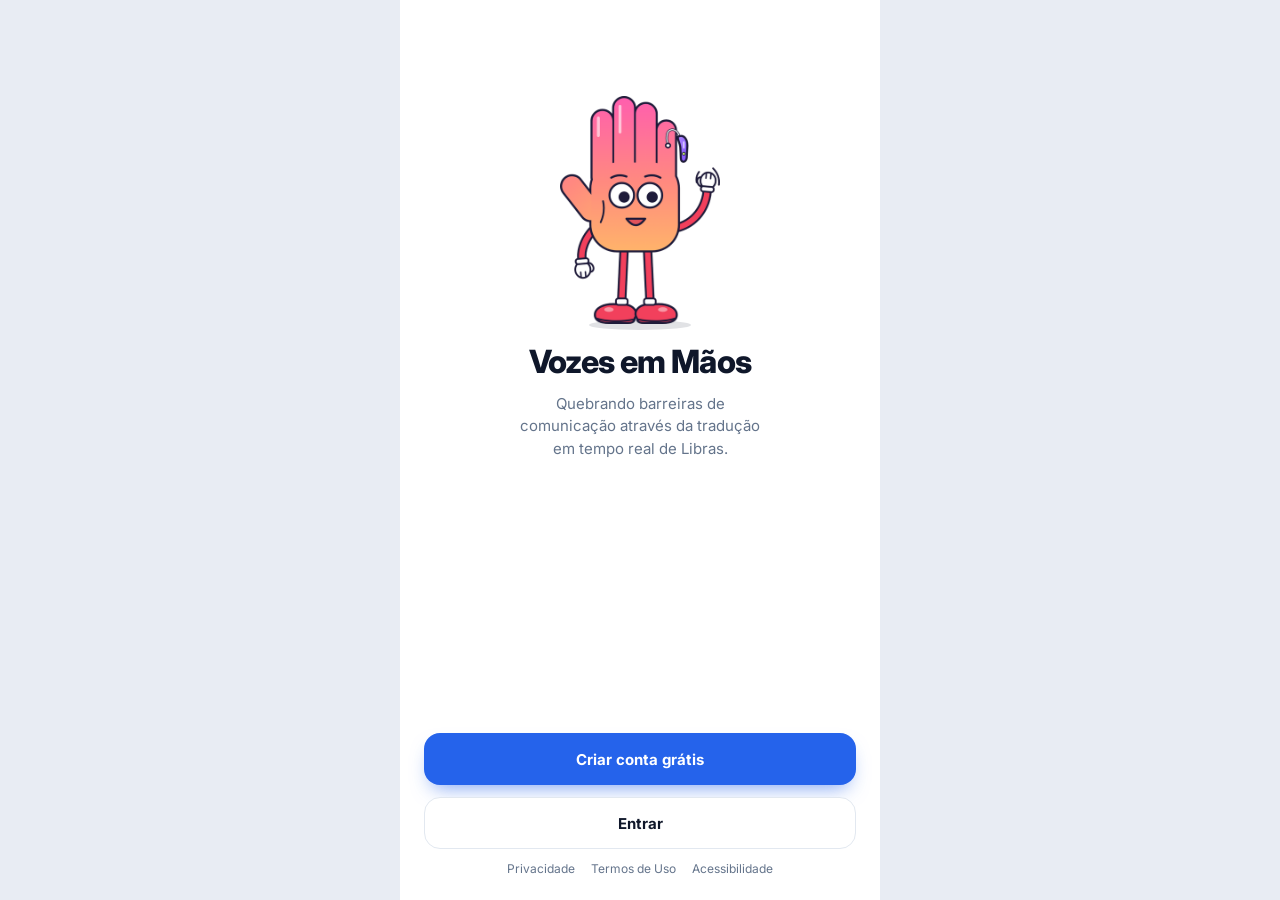
<file: frontend/tradutor.html>
<!DOCTYPE html>
<html lang="pt-BR"><head><meta charset="utf-8"><meta name="viewport" content="width=device-width,initial-scale=1,viewport-fit=cover"><meta name="theme-color" content="#2563eb"><link rel="manifest" href="manifest.json"><meta name="mobile-web-app-capable" content="yes"><meta name="apple-mobile-web-app-capable" content="yes"><meta name="apple-mobile-web-app-title" content="Vozes em Mãos"><title>Vozes em Mãos — Tradutor</title><link rel="icon" type="image/png" href="img/icone-192.png"><link rel="apple-touch-icon" href="img/icone-apple.png">
<link rel="preconnect" href="https://fonts.googleapis.com"><link href="https://fonts.googleapis.com/css2?family=Inter:wght@400;500;600;700;800&display=swap" rel="stylesheet"><link rel="stylesheet" href="css/style.css"></head>
<body data-page="tradutor" data-auth>
<div class="app" id="app"><header class="top vlibras-ignore"><div class="logo s"><img src="img/icone-64.png" alt=""></div><b>Vozes em Mãos</b><a href="historico.html" aria-label="Histórico"><button style="pointer-events:none"><i data-i="history"></i></button></a><a href="perfil.html" class="ava" data-ini aria-label="Perfil" style="text-decoration:none"></a></header>
<main class="main tr" id="cards">
<section class="card vlibras-ignore"><span class="chip">● LIBRAS → TEXTO</span><video id="video" autoplay playsinline muted hidden></video><canvas id="handOverlay" class="hand-overlay" hidden></canvas><div class="hands" id="hands">🙌</div>
<div class="trans trans-sm"><span id="trans">Ative a câmera para traduzir sinais.</span>
<div class="phrase" id="phraseBox" hidden><p id="phrase" aria-live="polite"></p><div class="phrase-act"><button type="button" id="speak">🔊 Ouvir frase</button><button type="button" id="clearPhrase">Limpar</button></div></div>
</div><details class="known known-chip"><summary aria-label="Sinais que reconheço">Sinais</summary><p id="knownList">Carregando...</p></details></section>
<section class="card dark libras" id="avatar"><span class="chip b vlibras-ignore">TEXTO → LIBRAS</span>
<div class="libras-stage" id="librasStage"><p class="libras-hint vlibras-ignore" id="librasHint">Digite ou fale uma frase abaixo. O avatar do VLibras vai sinalizar.</p></div>
<div class="libras-foot vlibras-ignore"><p class="libras-text" id="out"></p>
<button class="play vlibras-ignore" id="play" hidden><i data-i="play"></i>DE NOVO</button></div></section></main>
<form class="bar vlibras-ignore" id="form"><button type="button" class="mic" id="mic" aria-label="Falar"><i data-i="mic"></i></button><label class="txt"><input id="txt" placeholder="Digite para traduzir..." autocomplete="off"><button class="send" aria-label="Traduzir"><i data-i="send"></i></button></label><button type="button" class="swap" id="swap" aria-label="Inverter"><i data-i="swap"></i></button></form>
<nav class="tabs vlibras-ignore" id="nav"></nav></div>
<!-- O VLibras cria o próprio botão e janela do avatar (ver js/vlibras.js) --><div id="toast" role="status"></div><script src="js/dom.js"></script><script src="js/icons.js"></script><script src="js/storage.js"></script><script src="js/preferencias.js"></script><script src="js/api.js"></script><script src="js/session.js"></script><script src="js/history.js"></script><script src="js/nav.js"></script><script src="js/speech.js"></script><script src="js/recognizer.js"></script><script src="js/hand-tracking.js"></script><script src="js/sign-dictionary.js"></script><script src="https://vlibras.gov.br/app/vlibras-plugin.js"></script><script src="js/vlibras.js"></script><script src="js/pages.js"></script><script src="js/app.js"></script></body></html>
</file>
<file: frontend/css/style.css>
:root{--blue:#2563eb;--ink:#0f172a;--mute:#64748b;--line:#e2e8f0;--soft:#f8fafc;--tint:#dbeafe;--amber:#f59e0b;--red:#ef4444;--green:#22c55e}
*{box-sizing:border-box}html,body{margin:0;min-height:100%}
body{font-family:Inter,system-ui,sans-serif;color:var(--ink);background:#e8ecf3;-webkit-font-smoothing:antialiased}
button,input{font:inherit;color:inherit}button{border:0;background:none;cursor:pointer;padding:0}
:focus-visible{outline:2px solid var(--blue);outline-offset:2px}[hidden]{display:none!important}
p{margin:0}h1{font-size:32px;font-weight:800;margin:0;letter-spacing:-.02em}h2{font-size:26px;font-weight:800;margin:0;letter-spacing:-.02em}
.app{max-width:480px;height:100dvh;margin:0 auto;background:#fff;display:flex;flex-direction:column;position:relative;overflow:hidden;padding-top:env(safe-area-inset-top)}
.main{flex:1;padding:20px;display:flex;flex-direction:column;overflow-y:auto;gap:12px}
.ic{display:inline-grid;place-items:center;width:22px;height:22px;flex:none}.ic svg{width:100%;height:100%}
.mute{color:var(--mute)}.sm{font-size:13px}.c{text-align:center}
/* botões */
.btn{height:52px;border-radius:16px;font-weight:700;font-size:15px;display:flex;align-items:center;justify-content:center;gap:10px;text-decoration:none;width:100%}
.pri{background:var(--blue);color:#fff;box-shadow:0 10px 20px -8px rgba(37,99,235,.6)}
.out{background:#fff;border:1px solid var(--line)}.blk{background:#000;color:#fff}.g{color:var(--red);font-size:18px}
.link{color:var(--blue);font-weight:700;text-decoration:none}
.back{width:40px;height:40px;border-radius:50%;background:var(--soft);display:grid;place-items:center;color:var(--ink)}
/* boas-vindas */
.welcome{justify-content:space-between;padding:56px 24px 24px}
.hero{display:flex;flex-direction:column;align-items:center;text-align:center;gap:12px;margin-top:40px}
.hero p{max-width:260px;line-height:1.5;color:var(--mute);font-size:15px}
.logo{width:72px;height:72px;border-radius:20px;background:var(--blue);display:grid;place-items:center;font-size:34px;box-shadow:0 12px 24px -10px rgba(37,99,235,.7)}
.logo.s{width:32px;height:32px;border-radius:9px;font-size:16px;box-shadow:none;background:#fff1dd;overflow:hidden}
.logo.s img{width:100%;height:100%;object-fit:contain}
/* Mascote da tela inicial: entra pulando, depois flutua e balança como se acenasse.
   A sombra embaixo encolhe quando ele sobe. Tocar nele faz um aceno rápido. */
.mascote{position:relative;width:min(160px,20dvh);margin-bottom:6px;animation:mascote-entra .7s cubic-bezier(.34,1.56,.64,1) both}
.mascote img{display:block;width:100%;height:auto;transform-origin:50% 100%;animation:mascote-flutua 3.2s ease-in-out .7s infinite;cursor:pointer;-webkit-tap-highlight-color:transparent;user-select:none}
.mascote::after{content:"";position:absolute;left:18%;right:18%;bottom:-6px;height:10px;border-radius:50%;background:rgba(15,23,42,.12);animation:mascote-sombra 3.2s ease-in-out .7s infinite;z-index:-1}
.mascote:active img{animation:mascote-aceno .5s ease-in-out}
@keyframes mascote-entra{0%{opacity:0;transform:translateY(30px) scale(.6)}100%{opacity:1;transform:none}}
@keyframes mascote-flutua{0%,100%{transform:translateY(0) rotate(0)}25%{transform:translateY(-7px) rotate(-3deg)}50%{transform:translateY(-10px) rotate(0)}75%{transform:translateY(-7px) rotate(3deg)}}
@keyframes mascote-sombra{0%,100%{transform:scaleX(1);opacity:1}50%{transform:scaleX(.8);opacity:.6}}
@keyframes mascote-aceno{0%,100%{transform:rotate(0)}20%{transform:rotate(-10deg)}40%{transform:rotate(9deg)}60%{transform:rotate(-7deg)}80%{transform:rotate(5deg)}}
@media (prefers-reduced-motion:reduce){.mascote,.mascote img,.mascote::after{animation:none}}
.stack{display:flex;flex-direction:column;gap:12px}
.foot{display:flex;justify-content:center;gap:16px;font-size:12px;color:var(--mute)}.foot a{color:inherit;text-decoration:none}
/* login */
.form h2{margin:24px 0 0}.lbl{display:flex;justify-content:space-between;font-size:12px;font-weight:700;color:var(--mute);letter-spacing:.06em;margin-top:12px}
.inp{display:flex;align-items:center;gap:10px;height:52px;border:1px solid var(--line);border-radius:16px;padding:0 14px;color:var(--mute)}
.inp:focus-within{border-color:var(--blue)}.inp input{flex:1;border:0;outline:0;background:none;min-width:0;color:var(--ink)}
.err{color:var(--red);font-size:13px;min-height:1.2em}
/* google */
.scrim{max-width:none;min-height:100dvh;display:grid;place-items:center;padding:20px;background:#9ca3af}
.gcard{background:#fff;border-radius:28px;padding:28px;width:100%;max-width:380px;display:flex;flex-direction:column;gap:12px;box-shadow:0 30px 60px -20px rgba(0,0,0,.4)}
.gcirc{width:56px;height:56px;border-radius:50%;background:var(--soft);display:grid;place-items:center;margin:0 auto;color:var(--red);font-weight:800;font-size:24px}
.acc{display:flex;align-items:center;gap:12px;padding:12px;border:2px solid var(--line);border-radius:16px;font-weight:700;font-size:14px;width:100%;text-align:left}
.acc small{display:block;color:var(--mute);font-weight:500;font-size:12px}.acc.on{border-color:var(--tint);background:var(--soft)}
.ava{width:40px;height:40px;border-radius:50%;background:linear-gradient(135deg,#f472b6,#f59e0b 55%,#2563eb);display:grid;place-items:center;color:#fff;font-size:13px;font-weight:800;flex:none}
.chk{margin-left:auto;width:20px;height:20px;border-radius:50%;background:var(--blue);color:#fff;display:grid;place-items:center}.chk .ic{width:12px;height:12px}
/* permissão */
.perm{padding:20px 24px;text-align:center;align-items:center}
.steps{display:flex;gap:6px;width:100%}.steps i{flex:1;height:4px;border-radius:2px;background:var(--tint)}.steps i:first-child{background:var(--blue)}
.camc{width:112px;height:112px;border-radius:50%;background:#eff6ff;display:grid;place-items:center;color:var(--blue);margin:56px 0 12px;position:relative}.camc .ic{width:44px;height:44px}
.camc b{position:absolute;right:2px;bottom:8px;width:30px;height:30px;border-radius:50%;background:var(--amber);color:#fff;display:grid;place-items:center}
.perm p{color:var(--mute);line-height:1.6;font-size:14px}
.dlg{width:100%;text-align:left;background:#fff;border-radius:20px;padding:16px;box-shadow:0 8px 30px -8px rgba(15,23,42,.25);margin-top:auto}
.dlg .row{display:flex;gap:12px;font-size:12px;color:var(--mute)}.dlg b{display:block;color:var(--ink);font-size:14px}
.dlg .btns{display:flex;gap:10px;margin-top:14px}.dlg .btn{height:44px;font-size:14px}.dlg .out{background:var(--soft);border:0;color:var(--mute)}
.skip{font-size:13px;font-weight:700;letter-spacing:.06em;color:var(--blue);margin:16px 0 24px;text-decoration:none}
/* tradutor */
.top{display:flex;align-items:center;gap:10px;padding:12px 16px;border-bottom:1px solid var(--line)}.top b{font-size:17px;flex:1}
.top .ava{width:34px;height:34px;font-size:11px}.top button{color:var(--mute)}
.main.tr{padding:12px;gap:12px}.main.flip{flex-direction:column-reverse}
.card{position:relative;border-radius:24px;overflow:hidden;flex:1;min-height:210px;color:#fff;background:linear-gradient(160deg,#475569,#1e293b)}
.card video{position:absolute;inset:0;width:100%;height:100%;object-fit:cover;transform:scaleX(-1)}
.hand-overlay{position:absolute;inset:0;width:100%;height:100%;transform:scaleX(-1);pointer-events:none}
.chip{position:absolute;top:12px;left:12px;z-index:2;font-size:10px;font-weight:700;letter-spacing:.06em;padding:5px 10px;border-radius:99px;background:var(--red)}.chip.b{background:var(--blue)}
.hands{position:absolute;inset:0;display:grid;place-items:center;font-size:72px;opacity:.85}
.trans{position:absolute;left:12px;right:12px;bottom:12px;z-index:2;background:rgba(255,255,255,.95);color:var(--ink);border-radius:16px;padding:10px 14px;border-left:3px solid var(--blue);font-size:14px;font-weight:700;line-height:1.35}
.trans small{display:block;color:var(--mute);font-size:10px;letter-spacing:.06em;margin-bottom:2px}
.phrase{margin-top:8px;padding-top:8px;border-top:1px solid var(--line)}
.phrase p{margin:0 0 6px;font-size:16px;font-weight:800;color:var(--blue)}
.phrase-act{display:flex;gap:8px}
.phrase-act button{font-size:12px;font-weight:700;padding:6px 12px;border-radius:99px;background:var(--tint);color:var(--blue)}
.phrase-act button+button{background:var(--soft);color:var(--mute)}
.known{margin-top:6px;font-size:11px;font-weight:500;color:var(--mute)}
.known summary{cursor:pointer;font-weight:700}.known p{margin:4px 0 0;line-height:1.4}
.libras{display:flex;flex-direction:column;gap:8px;padding:44px 12px 12px}
.libras-stage{flex:1;min-height:0;border-radius:16px;display:grid;place-items:center;background:rgba(255,255,255,.04);text-align:center}
.libras-hint{color:#94a3b8;font-size:14px;line-height:1.5;max-width:260px;margin:0;padding:0 12px}
.libras-foot{display:flex;align-items:center;gap:10px;min-height:36px}
.libras-text{margin:0;flex:1;font-size:15px;font-weight:700;line-height:1.3;color:#e2e8f0;overflow:hidden;text-overflow:ellipsis;white-space:nowrap}
.libras .play{position:static;transform:none;flex:none}
/* botão flutuante do VLibras: o avatar abre direto no nosso card (ver js/vlibras.js) */
#vlibras-access{display:none!important}
/* Com o avatar aberto, o VLibras sublinha qualquer texto sob o mouse e troca o
   cursor (modo "clique pra traduzir"). No nosso app isso só confunde. Os :not(#...)
   só aumentam a prioridade da regra pra vencer a do VLibras. */
html body #app .vlibras--hover:not(#vw-a):not(#vw-b),
html body #app .vlibras--active:not(#vw-a):not(#vw-b){text-decoration:none!important;cursor:inherit!important}
.dark{background:linear-gradient(160deg,#1e293b,#0f172a)}
.face3d{position:absolute;top:8px;left:8px;right:8px;bottom:60px}
.face3d canvas{width:100%!important;height:100%!important;display:block}
.out-t{position:absolute;left:12px;right:12px;bottom:56px;text-align:center;font-size:13px;color:#cbd5e1;max-height:40px;overflow:hidden}
.play{position:absolute;left:50%;bottom:12px;transform:translateX(-50%);background:var(--blue);color:#fff;font-size:11px;font-weight:800;letter-spacing:.06em;border-radius:99px;padding:9px 16px;display:flex;gap:6px;align-items:center;white-space:nowrap}.play .ic{width:12px;height:12px}
.bar{display:flex;align-items:center;gap:8px;padding:8px 12px;border-top:1px solid var(--line)}
.mic{width:42px;height:42px;border-radius:50%;background:var(--soft);display:grid;place-items:center;color:var(--mute)}.mic.on{background:var(--red);color:#fff}
.txt{flex:1;height:44px;border-radius:99px;background:var(--soft);display:flex;align-items:center;padding:0 6px 0 16px}
.txt input{flex:1;border:0;outline:0;background:none;min-width:0;font-size:14px}
.send{width:32px;height:32px;border-radius:50%;background:var(--blue);color:#fff;display:grid;place-items:center}.send .ic{width:15px;height:15px}
.swap{width:44px;height:44px;border-radius:50%;background:var(--amber);color:#fff;display:grid;place-items:center;box-shadow:0 6px 14px -4px rgba(245,158,11,.7)}
/* abas */
.tabs{display:flex;justify-content:space-around;padding:10px 6px calc(10px + env(safe-area-inset-bottom));background:#fff;border-top:1px solid var(--line);position:relative}
.tab{display:flex;flex-direction:column;align-items:center;gap:3px;font-size:11px;font-weight:600;color:var(--mute);text-decoration:none;width:72px}.tab.on{color:var(--blue)}
.tab:nth-child(3){margin-right:34px}.tab:nth-child(4){margin-left:34px}
.fab{position:absolute;left:50%;top:-24px;transform:translateX(-50%);width:52px;height:52px;border-radius:50%;background:var(--blue);color:#fff;display:grid;place-items:center;border:4px solid #fff;box-shadow:0 8px 18px -4px rgba(37,99,235,.6)}
/* histórico */
.hd{display:flex;justify-content:space-between;align-items:center}.hd button{color:var(--mute)}
.search{display:flex;align-items:center;gap:10px;height:46px;border-radius:14px;background:var(--soft);padding:0 14px;color:var(--mute)}
.search input{flex:1;border:0;outline:0;background:none;font-size:14px;color:var(--ink)}
.pills{display:flex;gap:8px;overflow-x:auto;flex:none;padding-bottom:2px}
.pill{white-space:nowrap;font-size:13px;font-weight:600;padding:8px 16px;border-radius:99px;border:1px solid var(--line);color:var(--mute)}.pill.on{background:var(--blue);border-color:var(--blue);color:#fff}
.day{font-size:11px;letter-spacing:.1em;color:var(--mute);font-weight:700;margin-top:8px}
.item{display:flex;gap:12px;background:var(--soft);border-radius:18px;padding:14px}
.item .ic-b{width:38px;height:38px;border-radius:12px;background:var(--tint);color:var(--blue);display:grid;place-items:center;flex:none}
.item small{display:flex;justify-content:space-between;font-size:10px;font-weight:700;color:var(--blue);letter-spacing:.06em}.item small em{font-style:normal;color:var(--mute);font-weight:500}
.item p{margin-top:4px;font-size:14px;font-weight:600;line-height:1.4}.item .star{color:#cbd5e1;align-self:flex-start}.item .star.on{color:var(--amber)}.item .star.on svg{fill:currentColor}
.empty{text-align:center;color:var(--mute);margin-top:60px;font-size:14px}
/* perfil */
.phead{height:150px;background:linear-gradient(#2563eb,#1d4ed8);display:flex;justify-content:space-between;padding:16px;flex:none}.phead .back{background:rgba(255,255,255,.2);color:#fff}
.pad{padding:0 16px 16px;overflow-y:auto;flex:1;display:flex;flex-direction:column;gap:12px}
.pcard{background:#fff;border-radius:24px;margin-top:-70px;padding:0 16px 18px;text-align:center;box-shadow:0 12px 30px -12px rgba(15,23,42,.3);flex:none}
.pcard .ava{width:76px;height:76px;font-size:24px;margin:-38px auto 10px;border:4px solid #fff;position:relative}
.pcard .ava::after{content:"";position:absolute;right:0;bottom:2px;width:16px;height:16px;border-radius:50%;background:var(--green);border:3px solid #fff}
.pcard h2{font-size:20px}.stats{display:flex;justify-content:space-around;margin-top:16px;border-top:1px solid var(--line);padding-top:14px}
.stats b{display:block;font-size:20px}.stats span{font-size:10px;color:var(--mute);letter-spacing:.06em}
.sec{display:flex;justify-content:space-between;font-size:12px;font-weight:800;letter-spacing:.06em;margin-top:8px}
.com{display:grid;grid-template-columns:1fr 1fr;gap:12px}
.com button{background:#fff;border:1px solid var(--line);border-radius:18px;padding:14px;text-align:left;font-weight:700;font-size:14px;display:flex;flex-direction:column;gap:8px}
.com small{color:var(--mute);font-weight:500;font-size:11px}.com .ic-b,.set .ic-b{width:38px;height:38px;border-radius:12px;display:grid;place-items:center;background:#fef3c7;color:#d97706}.com button+button .ic-b{background:var(--tint);color:var(--blue)}
.set{display:flex;align-items:center;gap:12px;background:#fff;border:1px solid var(--line);border-radius:18px;padding:12px 14px;font-weight:700;font-size:14px;text-align:left;width:100%}
.set .ic-b{background:var(--soft);color:var(--mute)}.set small{display:block;color:var(--mute);font-weight:500;font-size:12px}.set>.ic:last-child{margin-left:auto;color:#cbd5e1}
.exit{color:var(--red);font-weight:700;font-size:14px;display:flex;gap:8px;justify-content:center;align-items:center;padding:8px}
#toast{position:fixed;bottom:calc(90px + env(safe-area-inset-bottom));left:50%;transform:translateX(-50%);background:var(--ink);color:#fff;padding:10px 16px;border-radius:99px;font-size:13px;opacity:0;pointer-events:none;transition:opacity .2s;z-index:9}#toast.on{opacity:1}
.sw{appearance:none;margin-left:auto;flex:none;width:44px;height:26px;border-radius:99px;background:#cbd5e1;position:relative;cursor:pointer;transition:background .2s}
.sw::after{content:"";position:absolute;top:3px;left:3px;width:20px;height:20px;border-radius:50%;background:#fff;transition:transform .2s}
.sw:checked{background:var(--green)}.sw:checked::after{transform:translateX(18px)}
@media (prefers-reduced-motion:reduce){.sw,.sw::after{transition:none}}

/* ---- Gravar sinais (gravar.html) ---- */
.rec{gap:12px;overflow-y:auto}
.rec-form{display:flex;gap:8px;flex-wrap:wrap}
.rec-field{flex:1 1 140px;display:flex;flex-direction:column;gap:4px}
.rec-field small{font-size:10px;font-weight:700;letter-spacing:.06em;color:var(--mute)}
.rec-field input,.rec-field select{height:44px;border:1px solid var(--line);border-radius:12px;padding:0 12px;font:inherit;background:#fff;color:var(--ink)}
.rec-reps{flex:0 0 110px}
.rec-cam{flex:none;aspect-ratio:4/3;min-height:0}
.rec-cam video{transform:scaleX(-1)}
.rec-count{position:absolute;top:12px;right:12px;z-index:2;background:rgba(15,23,42,.75);color:#fff;font-weight:800;font-size:22px;padding:6px 14px;border-radius:14px}
.rec-count.ok{animation:recok .6s}
@keyframes recok{0%{background:var(--green);transform:scale(1.15)}100%{background:rgba(15,23,42,.75);transform:scale(1)}}
.rec-actions{display:flex;gap:8px;flex-wrap:wrap}.rec-actions .btn{flex:1 1 140px;height:46px;font-size:14px}
.rec-actions .btn:disabled{opacity:.45}
.rec-help{font-size:13px;color:var(--mute);line-height:1.5}.rec-help summary{font-weight:700;cursor:pointer;color:var(--ink)}
.rec-help ul{margin:6px 0 0;padding-left:18px}

.rec-ref{border:1px solid var(--line);border-radius:16px;padding:10px 12px;font-size:13px}
.rec-ref summary{font-weight:700;cursor:pointer}
.rec-ref[open]{display:flex;flex-direction:column;gap:8px}
.rec-ref-stage{height:240px;border-radius:12px;background:var(--soft);margin-top:8px}
.rec-ref .btn{height:42px;font-size:14px}.rec-ref p{margin:0}
.rec-framing{position:absolute;top:12px;left:12px;z-index:2;font-size:12px;font-weight:700;padding:6px 10px;border-radius:99px;color:#fff}
.rec-framing.ok{background:var(--green)}.rec-framing.bad{background:var(--red)}

/* ===== Acessibilidade (Perfil > Acessibilidade, aplicado por js/preferencias.js) ===== */
/* Tamanho do texto: amplia a tela inteira do app mantendo a altura da janela */
html[data-texto="grande"] .app{zoom:1.12;height:calc(100dvh / 1.12)}
html[data-texto="maior"] .app{zoom:1.25;height:calc(100dvh / 1.25)}
/* Alto contraste */
html[data-alto-contraste]{--ink:#000;--mute:#1f2937;--line:#111827;--soft:#fff;--blue:#1d4ed8}
html[data-alto-contraste] body{background:#000}
html[data-alto-contraste] .app{color:#000}
html[data-alto-contraste] .set,html[data-alto-contraste] .com button,html[data-alto-contraste] .pf-com-card,html[data-alto-contraste] .item,html[data-alto-contraste] .tabs{border:2px solid #000!important}
html[data-alto-contraste] a,html[data-alto-contraste] .link{text-decoration:underline}
html[data-alto-contraste] :focus-visible{outline:3px solid #f59e0b!important;outline-offset:2px}
html[data-alto-contraste] small,html[data-alto-contraste] .mute{color:#111827!important}
/* Reduzir animações */
html[data-reduzir-animacoes] *,html[data-reduzir-animacoes] *::before,html[data-reduzir-animacoes] *::after{animation-duration:.01ms!important;animation-iteration-count:1!important;transition-duration:.01ms!important;scroll-behavior:auto!important}
/* Foto do usuário dentro do círculo de avatar (Tradutor e demais telas) */
.ava{overflow:hidden}
.ava .ava-img{width:100%;height:100%;object-fit:cover;display:block;border-radius:50%}
.btn.out{color:var(--ink)}

/* ---- Tradutor: caixa de transcrição compacta (não cobre o vídeo) ---- */
.trans.trans-sm{left:10px;right:10px;bottom:10px;padding:6px 10px;border-radius:12px;font-size:13px;line-height:1.3;
  background:rgba(255,255,255,.88);-webkit-backdrop-filter:blur(6px);backdrop-filter:blur(6px)}
.trans-sm .phrase{margin-top:4px;padding-top:4px}
.trans-sm .phrase p{font-size:14px;margin:0 0 4px}
.trans-sm .phrase-act button{padding:4px 10px;font-size:11px}
/* "Sinais que reconheço" virou um botãozinho no canto de cima do vídeo */
.known-chip{position:absolute;top:12px;right:12px;z-index:3;margin:0;max-width:calc(100% - 24px);font-size:11px;color:var(--ink)}
.known-chip summary{list-style:none;cursor:pointer;font-weight:700;font-size:10px;letter-spacing:.06em;text-transform:uppercase;
  padding:5px 10px;border-radius:99px;background:rgba(15,23,42,.6);color:#fff;text-align:right;width:max-content;margin-left:auto}
.known-chip summary::-webkit-details-marker{display:none}
.known-chip[open] p{margin:6px 0 0;padding:8px 10px;border-radius:10px;background:rgba(255,255,255,.95);line-height:1.4;max-width:260px}

.rec-import{border:1px solid var(--line);border-radius:16px;padding:10px 12px;font-size:13px;color:var(--ink)}
.rec-import summary{font-weight:700;cursor:pointer}
.rec-import ol{margin:8px 0;padding-left:18px;line-height:1.5;color:var(--mute)}
.rec-file{height:44px;font-size:14px;cursor:pointer;margin:6px 0}
.rec-import p{margin:4px 0 0}
</file>
<file: frontend/css/perfil.css>
/* ===== Perfil (complementa style.css; usa as mesmas variáveis --blue, --ink, --mute...) ===== */

/* Cabeçalho + conteúdo rolam juntos. Antes, o cartão subia para fora do .pad
   (que tem overflow:auto) e a parte de cima — onde fica a foto — era cortada. */
.pf-scroll { flex: 1; overflow-y: auto; -webkit-overflow-scrolling: touch; }
.pf-hero {
  height: 150px; flex: none;
  background: linear-gradient(#2563eb, #1d4ed8);
  display: flex; justify-content: space-between; align-items: flex-start; padding: 16px;
}
.pf-round {
  width: 40px; height: 40px; border-radius: 50%; border: 0;
  background: rgba(255,255,255,.2); color: #fff;
  display: grid; place-items: center; cursor: pointer; text-decoration: none;
}
.pf-round:hover { background: rgba(255,255,255,.3); }
.pf-body { padding: 0 16px 24px; display: flex; flex-direction: column; gap: 12px; }

/* Cartão do perfil */
.pf-card {
  position: relative; margin-top: -60px;
  background: #fff; border-radius: 24px; padding: 0 16px 18px; text-align: center;
  box-shadow: 0 12px 30px -12px rgba(15,23,42,.3);
}
.pf-card h2 { margin: 10px 0 2px; font-size: 20px; font-weight: 800; }
.pf-handle { margin: 0; color: var(--mute); font-size: 14px; }
.pf-bio { margin: 8px auto 0; max-width: 32ch; font-size: 14px; color: #334155; line-height: 1.4; }

/* Avatar (metade para fora do cartão) */
.pf-ava-wrap { position: relative; width: 96px; height: 96px; margin: -48px auto 0; }
.pf-ava {
  width: 100%; height: 100%; border-radius: 50%; padding: 0;
  border: 4px solid #fff; overflow: hidden; cursor: pointer;
  background: linear-gradient(135deg, #f472b6, #f59e0b 55%, #2563eb);
  display: grid; place-items: center; box-shadow: 0 4px 14px rgba(15,23,42,.15);
}
.pf-ava img { width: 100%; height: 100%; object-fit: cover; display: block; }
.pf-ava img[hidden], .pf-ini[hidden] { display: none; }
.pf-ini { font-size: 30px; font-weight: 800; color: #fff; }
.pf-cam {
  position: absolute; right: -2px; bottom: 2px; width: 34px; height: 34px; border-radius: 50%;
  background: var(--blue); color: #fff; border: 3px solid #fff; padding: 0;
  display: grid; place-items: center; cursor: pointer;
}
.pf-cam .ic svg { width: 16px; height: 16px; }

.pf-link { background: none; border: 0; padding: 0; font: inherit; font-weight: 700; cursor: pointer; }
.pf-link[hidden] { display: none; }

/* Comunidades */
.pf-com { display: grid; grid-template-columns: 1fr 1fr; gap: 12px; }
.pf-com-card {
  display: flex; flex-direction: column; align-items: flex-start; gap: 4px; text-align: left;
  padding: 14px; border: 1px solid var(--line); border-radius: 18px; background: #fff;
  color: var(--ink); font: inherit; min-height: 112px; cursor: pointer;
}
.pf-com-card:hover { border-color: #bfdbfe; }
.pf-com-card strong { font-size: 14px; margin-top: 8px; line-height: 1.25; }
.pf-com-card small { font-size: 11px; color: var(--mute); }
.pf-com-ic { width: 38px; height: 38px; border-radius: 12px; flex: none; display: grid; place-items: center; }
.pf-com-ic svg { width: 20px; height: 20px; }
.pf-cor-blue   { background: #dbeafe; color: #2563eb; }
.pf-cor-amber  { background: #fef3c7; color: #d97706; }
.pf-cor-green  { background: #dcfce7; color: #16a34a; }
.pf-cor-pink   { background: #fce7f3; color: #db2777; }
.pf-cor-purple { background: #ede9fe; color: #7c3aed; }
.pf-com-vazio {
  grid-template-columns: auto 1fr; align-items: center; gap: 12px;
  padding: 14px; border: 1px dashed #cbd5e1; border-radius: 18px; background: var(--soft);
}
.pf-com-vazio strong { display: block; font-size: 14px; }
.pf-com-vazio small { display: block; font-size: 12px; color: var(--mute); margin-top: 2px; }
.pf-com-vazio .pf-btn { grid-column: 1 / -1; justify-self: start; }

/* Botões */
.pf-btn {
  display: inline-flex; align-items: center; justify-content: center;
  min-height: 40px; padding: 0 16px; border-radius: 12px; border: 0;
  background: var(--blue); color: #fff; font: 600 14px Inter, system-ui, sans-serif;
  cursor: pointer; text-decoration: none;
}
.pf-btn:disabled { opacity: .6; cursor: default; }
.pf-btn-ghost { background: #fff; color: var(--red); border: 1px solid var(--line); }
.pf-btn-sec { background: var(--tint); color: var(--blue); }
.pf-full { width: 100%; margin-top: 10px; }
.pf-btn[hidden] { display: none; }

/* Painéis que abrem de baixo */
body.pf-travado { overflow: hidden; }
.pf-sheet { position: fixed; inset: 0; z-index: 20; }
.pf-sheet[hidden] { display: none; }
.pf-backdrop { position: absolute; inset: 0; background: rgba(15,23,42,.45); opacity: 0; transition: opacity .2s; }
.pf-panel {
  position: absolute; left: 50%; bottom: 0; width: 100%; max-width: 480px; margin: 0;
  max-height: 88dvh; overflow-y: auto; overscroll-behavior: contain;
  background: #fff; border-radius: 22px 22px 0 0;
  padding: 8px 16px calc(24px + env(safe-area-inset-bottom));
  transform: translate(-50%, 100%); transition: transform .22s ease-out;
}
.pf-aberto .pf-backdrop { opacity: 1; }
.pf-aberto .pf-panel { transform: translate(-50%, 0); }
.pf-grab { width: 40px; height: 4px; border-radius: 4px; background: #cbd5e1; margin: 0 auto 6px; }
.pf-panel-head {
  display: grid; grid-template-columns: 1fr auto 1fr; align-items: center;
  position: sticky; top: -8px; background: #fff; padding: 6px 0 10px; z-index: 1;
}
.pf-panel-head h3 { margin: 0; font-size: 16px; font-weight: 700; outline: none; }
.pf-panel-head > :first-child { justify-self: start; }
.pf-panel-head > :last-child { justify-self: end; }
.pf-txtbtn { background: none; border: 0; padding: 8px 4px; font: 500 15px Inter, system-ui, sans-serif; color: var(--mute); cursor: pointer; }
.pf-strong { color: var(--blue); font-weight: 700; }

.pf-grupo { margin: 18px 0 8px; font-size: 12px; font-weight: 800; letter-spacing: .06em; text-transform: uppercase; color: var(--mute); }
.pf-rotulo { margin: 14px 0 8px; font-size: 14px; font-weight: 600; }
.pf-nota { font-size: 12px; color: var(--mute); margin: 8px 2px 0; line-height: 1.45; }
.pf-nota[hidden] { display: none; }

/* Listas e linhas */
.pf-lista { border: 1px solid var(--line); border-radius: 16px; overflow: hidden; }
.pf-linha {
  display: flex; align-items: center; justify-content: space-between; gap: 12px;
  padding: 13px 14px; font-size: 14px; background: #fff; width: 100%;
  border: 0; border-bottom: 1px solid var(--line); text-align: left; font-family: inherit; color: var(--ink);
}
.pf-lista > :last-child { border-bottom: 0; }
.pf-linha > span { color: var(--mute); }
.pf-linha > b { font-weight: 600; text-align: right; overflow-wrap: anywhere; }
.pf-linha-btn { cursor: pointer; }
.pf-linha-btn > span { color: var(--ink); font-weight: 600; }
.pf-linha-btn small { display: block; color: var(--mute); font-weight: 400; font-size: 12px; margin-top: 2px; }
.pf-linha-btn:hover { background: var(--soft); }
.pf-perigo > span { color: var(--red); }
.pf-time { border: 1px solid var(--line); border-radius: 10px; padding: 6px 10px; font: 500 14px Inter, system-ui, sans-serif; background: var(--soft); color: var(--ink); }
.pf-time:disabled { opacity: .5; }

/* Interruptor (toggle) */
.pf-toggle { display: flex; align-items: center; gap: 12px; padding: 12px 14px; border-bottom: 1px solid var(--line); cursor: pointer; background: #fff; }
.pf-toggle > span { flex: 1; }
.pf-toggle b { display: block; font-size: 14px; font-weight: 600; }
.pf-toggle small { display: block; font-size: 12px; color: var(--mute); margin-top: 2px; }
.pf-toggle input { position: absolute; opacity: 0; width: 1px; height: 1px; }
.pf-toggle i { width: 46px; height: 28px; border-radius: 99px; background: #cbd5e1; position: relative; flex: none; transition: background .2s; }
.pf-toggle i::after { content: ""; position: absolute; top: 3px; left: 3px; width: 22px; height: 22px; border-radius: 50%; background: #fff; box-shadow: 0 1px 3px rgba(0,0,0,.25); transition: transform .2s; }
.pf-toggle input:checked + i { background: var(--blue); }
.pf-toggle input:checked + i::after { transform: translateX(18px); }
.pf-toggle input:focus-visible + i { outline: 3px solid rgba(37,99,235,.4); outline-offset: 2px; }

/* Botões segmentados */
.pf-seg { display: grid; grid-auto-flow: column; grid-auto-columns: 1fr; gap: 4px; padding: 4px; background: var(--soft); border: 1px solid var(--line); border-radius: 14px; }
.pf-seg button { border: 0; border-radius: 10px; padding: 9px 6px; background: transparent; font: 600 13px Inter, system-ui, sans-serif; color: var(--mute); cursor: pointer; }
.pf-seg button[aria-checked="true"] { background: #fff; color: var(--blue); box-shadow: 0 1px 4px rgba(15,23,42,.12); }

/* Status das notificações */
.pf-status { display: flex; align-items: center; gap: 12px; padding: 14px; border-radius: 16px; background: var(--tint); }
.pf-status > div { flex: 1; }
.pf-status b { display: block; font-size: 14px; }
.pf-status small { display: block; font-size: 12px; color: #334155; margin-top: 2px; }
.pf-status[data-status="denied"], .pf-status[data-status="unsupported"] { background: #fee2e2; }
.pf-status[data-status="granted"] { background: #dcfce7; }

/* Formulários */
.pf-foto-row { display: flex; align-items: center; gap: 16px; padding: 4px 0 16px; border-bottom: 1px solid var(--line); margin-bottom: 16px; }
.pf-ava-sm { width: 72px; height: 72px; border-width: 0; cursor: default; box-shadow: none; flex: none; }
.pf-ava-sm .pf-ini { font-size: 24px; }
.pf-foto-acoes { display: flex; gap: 8px; flex-wrap: wrap; }
.pf-field { display: block; margin-bottom: 12px; }
.pf-field > span { display: flex; justify-content: space-between; font-size: 13px; font-weight: 600; color: #334155; margin-bottom: 6px; }
.pf-field small { font-weight: 400; color: var(--mute); }
.pf-field input, .pf-field textarea {
  width: 100%; border: 1px solid var(--line); border-radius: 12px; padding: 12px;
  font: 400 15px Inter, system-ui, sans-serif; color: var(--ink); background: var(--soft); resize: none; outline: none;
}
.pf-field input:focus, .pf-field textarea:focus { border-color: var(--blue); background: #fff; box-shadow: 0 0 0 3px rgba(37,99,235,.15); }
.pf-at { position: relative; }
.pf-at b { position: absolute; left: 12px; top: 50%; transform: translateY(-50%); color: var(--mute); font-weight: 500; }
.pf-at input { padding-left: 30px; }
.pf-check { display: flex; align-items: center; gap: 8px; font-size: 13px; color: #334155; margin: 2px 0 6px; cursor: pointer; }
.pf-err { display: block; font-style: normal; font-size: 12px; color: var(--red); margin-top: 4px; }
.pf-err:empty { display: none; }
#formSenha[hidden] { display: none; }

/* Lista completa de comunidades */
.pf-com-todas { list-style: none; margin: 0; padding: 0; }
.pf-com-todas li { display: flex; align-items: center; gap: 12px; padding: 10px 0; border-bottom: 1px solid var(--line); }
.pf-com-todas li:last-child { border-bottom: 0; }
.pf-com-info { flex: 1; min-width: 0; }
.pf-com-todas strong { display: block; font-size: 15px; }
.pf-com-todas small { display: block; font-size: 12px; color: var(--mute); }
.pf-sair { border: 1px solid var(--line); background: #fff; color: var(--red); border-radius: 999px; padding: 6px 14px; font: 600 13px Inter, system-ui, sans-serif; cursor: pointer; }

/* O toast precisa ficar acima dos painéis */
#toast { z-index: 30; }

/* Alto contraste nos painéis */
html[data-alto-contraste] .pf-lista, html[data-alto-contraste] .pf-seg, html[data-alto-contraste] .pf-field input, html[data-alto-contraste] .pf-field textarea { border: 2px solid #000; }
html[data-alto-contraste] .pf-toggle i { background: #475569; }
.pf-com-card { text-decoration: none; }
.pf-com-link { flex: 1; display: flex; align-items: center; gap: 12px; min-width: 0; color: var(--ink); text-decoration: none; }
</file>
<file: frontend/css/comunidade.css>
/* ===== Comunidade (usa style.css e os componentes pf-* de perfil.css: painéis, botões, cores) ===== */

/* Lista */
.cm-criar { display: inline-flex; align-items: center; gap: 4px; height: 36px; padding: 0 14px 0 10px; border-radius: 99px; background: var(--tint); color: var(--blue); font-weight: 700; font-size: 14px; }
.cm-criar .ic { width: 18px; height: 18px; }
.hd .cm-criar { color: var(--blue); }
.cm-lista { display: flex; flex-direction: column; gap: 10px; }
.cm-card {
  display: flex; align-items: center; gap: 12px; padding: 14px;
  border: 1px solid var(--line); border-radius: 18px; background: #fff;
  color: var(--ink); text-decoration: none;
}
.cm-card:hover { border-color: #bfdbfe; }
.cm-card-txt { flex: 1; min-width: 0; display: flex; flex-direction: column; gap: 2px; }
.cm-card-txt strong { font-size: 15px; }
.cm-card-desc { font-size: 13px; color: #334155; display: -webkit-box; -webkit-line-clamp: 2; -webkit-box-orient: vertical; overflow: hidden; line-height: 1.35; }
.cm-card-txt small { font-size: 12px; color: var(--mute); margin-top: 2px; }
.cm-entrar { flex: none; height: 34px; padding: 0 16px; border-radius: 99px; background: var(--blue); color: #fff; font-weight: 700; font-size: 13px; }
.cm-entrar:disabled { opacity: .6; }
.cm-tag-ok { flex: none; display: inline-flex; align-items: center; gap: 4px; font-size: 12px; font-weight: 700; color: #16a34a; }
.cm-tag-ok .ic { width: 16px; height: 16px; }
.cm-carregando, .cm-sem-posts { color: var(--mute); font-size: 14px; text-align: center; padding: 24px 0; margin: 0; }
.cm-vazio { text-align: center; padding: 40px 12px; color: var(--mute); font-size: 14px; display: flex; flex-direction: column; align-items: center; gap: 14px; }
.cm-vazio p { margin: 0; }
.cm-404 { padding-top: 120px; }

/* Detalhe */
.cm-det { flex: 1; overflow-y: auto; }
.cm-hero { height: 120px; padding: 16px; background: linear-gradient(#2563eb, #1d4ed8); }
.cm-hero-amber  { background: linear-gradient(#f59e0b, #d97706); }
.cm-hero-green  { background: linear-gradient(#22c55e, #16a34a); }
.cm-hero-pink   { background: linear-gradient(#ec4899, #db2777); }
.cm-hero-purple { background: linear-gradient(#8b5cf6, #7c3aed); }
.cm-det-body { padding: 0 16px 24px; display: flex; flex-direction: column; gap: 12px; }
.cm-info {
  margin-top: -48px; background: #fff; border-radius: 24px; padding: 0 16px 18px; text-align: center;
  box-shadow: 0 12px 30px -12px rgba(15,23,42,.3); display: flex; flex-direction: column; align-items: center;
}
.cm-info-ic { width: 72px; height: 72px; border-radius: 22px; margin-top: -30px; border: 4px solid #fff; box-sizing: content-box; }
.cm-info-ic svg { width: 34px; height: 34px; }
.cm-info h2 { font-size: 22px; margin: 10px 0 2px; }
.cm-meta { margin: 0; font-size: 13px; color: var(--mute); }
.cm-desc { margin: 10px 0 0; font-size: 14px; line-height: 1.45; color: #334155; max-width: 36ch; }
.cm-desc[hidden] { display: none; }
.cm-entrar-grande { margin-top: 14px; width: 100%; height: 44px; }
.cm-entrar-grande.cm-saindo { background: #dcfce7; color: #15803d; }
.cm-sec-info { font-weight: 600; letter-spacing: 0; color: var(--mute); }

/* Escrever publicação */
.cm-composer { display: flex; gap: 10px; padding: 12px; border: 1px solid var(--line); border-radius: 18px; background: #fff; }
.cm-composer[hidden], .cm-convite[hidden] { display: none; }
.cm-ava { width: 36px; height: 36px; font-size: 12px; }
.cm-composer-campo { flex: 1; min-width: 0; }
.cm-composer textarea {
  width: 100%; border: 0; outline: 0; resize: none; background: transparent;
  font: 400 15px Inter, system-ui, sans-serif; color: var(--ink); padding: 8px 0; line-height: 1.4;
}
.cm-composer-pe { display: flex; justify-content: space-between; align-items: center; }
.cm-composer-pe small { color: var(--mute); font-size: 12px; }
.cm-composer-pe .pf-btn { min-height: 34px; padding: 0 16px; border-radius: 99px; }
.cm-convite { padding: 14px; border: 1px dashed #cbd5e1; border-radius: 18px; background: var(--soft); text-align: center; }
.cm-convite b { display: block; font-size: 14px; }
.cm-convite small { display: block; font-size: 12px; color: var(--mute); margin-top: 2px; }

/* Publicações */
.cm-posts { display: flex; flex-direction: column; gap: 10px; }
.cm-post { display: flex; gap: 10px; padding: 14px; border-radius: 18px; background: var(--soft); align-items: flex-start; }
.cm-post-corpo { flex: 1; min-width: 0; }
.cm-post header { display: flex; flex-wrap: wrap; align-items: baseline; gap: 2px 6px; }
.cm-post header b { font-size: 14px; }
.cm-post header em { font-style: normal; font-weight: 500; color: var(--mute); }
.cm-post header small { font-size: 12px; color: var(--mute); }
.cm-post p { margin: 4px 0 0; font-size: 14px; line-height: 1.45; white-space: pre-wrap; overflow-wrap: anywhere; }
.cm-apagar { color: #94a3b8; padding: 4px; border-radius: 8px; }
.cm-apagar:hover { color: var(--red); background: #fee2e2; }
.cm-apagar .ic { width: 18px; height: 18px; }

/* Criar comunidade */
.cm-preview { display: flex; align-items: center; gap: 12px; padding: 12px; border-radius: 16px; background: var(--soft); margin-bottom: 14px; }
.cm-preview strong { display: block; font-size: 15px; }
.cm-preview small { display: block; font-size: 12px; color: var(--mute); }
.cm-select { width: 100%; border: 1px solid var(--line); border-radius: 12px; padding: 12px; font: 400 15px Inter, system-ui, sans-serif; background: var(--soft); color: var(--ink); }
.cm-escolha { display: flex; gap: 8px; flex-wrap: wrap; }
.cm-escolha button { width: 44px; height: 44px; border-radius: 12px; border: 2px solid var(--line); display: grid; place-items: center; color: var(--mute); background: #fff; }
.cm-escolha button svg { width: 22px; height: 22px; }
.cm-escolha button[aria-checked="true"] { border-color: var(--blue); color: var(--blue); background: var(--tint); }
.cm-escolha .cm-cor { border-radius: 50%; }
.cm-escolha .cm-cor[aria-checked="true"] { box-shadow: 0 0 0 3px #fff inset; border-color: var(--ink); }

/* Alto contraste */
html[data-alto-contraste] .cm-card, html[data-alto-contraste] .cm-composer, html[data-alto-contraste] .cm-post { border: 2px solid #000; }
.cm-escolha .cm-cor[data-cor="blue"]   { background: #2563eb; }
.cm-escolha .cm-cor[data-cor="amber"]  { background: #f59e0b; }
.cm-escolha .cm-cor[data-cor="green"]  { background: #22c55e; }
.cm-escolha .cm-cor[data-cor="pink"]   { background: #ec4899; }
.cm-escolha .cm-cor[data-cor="purple"] { background: #8b5cf6; }
</file>
<file: frontend/css/login.css>
/* ===== Login / Criar conta (complementa style.css) ===== */
.lg { gap: 0; }
.lg .back { flex: none; }
.lg form { display: flex; flex-direction: column; gap: 8px; }
.lg form[hidden] { display: none; }
.lg .lbl { margin-top: 8px; }
.lg .btn.pri { margin-top: 4px; }
.lg .btn:disabled { opacity: .7; cursor: default; }

.lg-abas {
  display: grid; grid-template-columns: 1fr 1fr; gap: 4px; padding: 4px; margin-top: 16px;
  background: var(--soft); border: 1px solid var(--line); border-radius: 14px;
}
.lg-abas[hidden] { display: none; }
.lg-abas button { height: 40px; border-radius: 10px; font-weight: 700; font-size: 14px; color: var(--mute); }
.lg-abas button[aria-selected="true"] { background: #fff; color: var(--blue); box-shadow: 0 1px 4px rgba(15,23,42,.12); }

.lg-olho { color: var(--mute); display: grid; place-items: center; }
.lg-olho[aria-pressed="true"] { color: var(--blue); }

/* Força da senha */
.lg-forca { display: grid; grid-template-columns: repeat(3, 1fr) auto; gap: 6px; align-items: center; min-height: 16px; }
.lg-forca span { height: 4px; border-radius: 4px; background: var(--line); transition: background .2s; }
.lg-forca small { font-size: 12px; color: var(--mute); min-width: 64px; text-align: right; }
.lg-forca[data-nivel="1"] span:nth-child(-n+1) { background: var(--red); }
.lg-forca[data-nivel="2"] span:nth-child(-n+2) { background: var(--amber); }
.lg-forca[data-nivel="3"] span:nth-child(-n+3) { background: var(--green); }

.lg .err:empty { min-height: 0; }
.lg .err a { color: var(--blue); font-weight: 700; }
.lg-troca { margin: 8px 0 0; }

/* Mensagem de sucesso (ex.: "enviamos o link") */
.lg-ok {
  margin: 4px 0 0; padding: 12px 14px; border-radius: 14px; font-size: 14px; line-height: 1.45;
  background: #dcfce7; color: #166534; border: 1px solid #bbf7d0;
}
.lg-ok[hidden] { display: none; }
</file>
